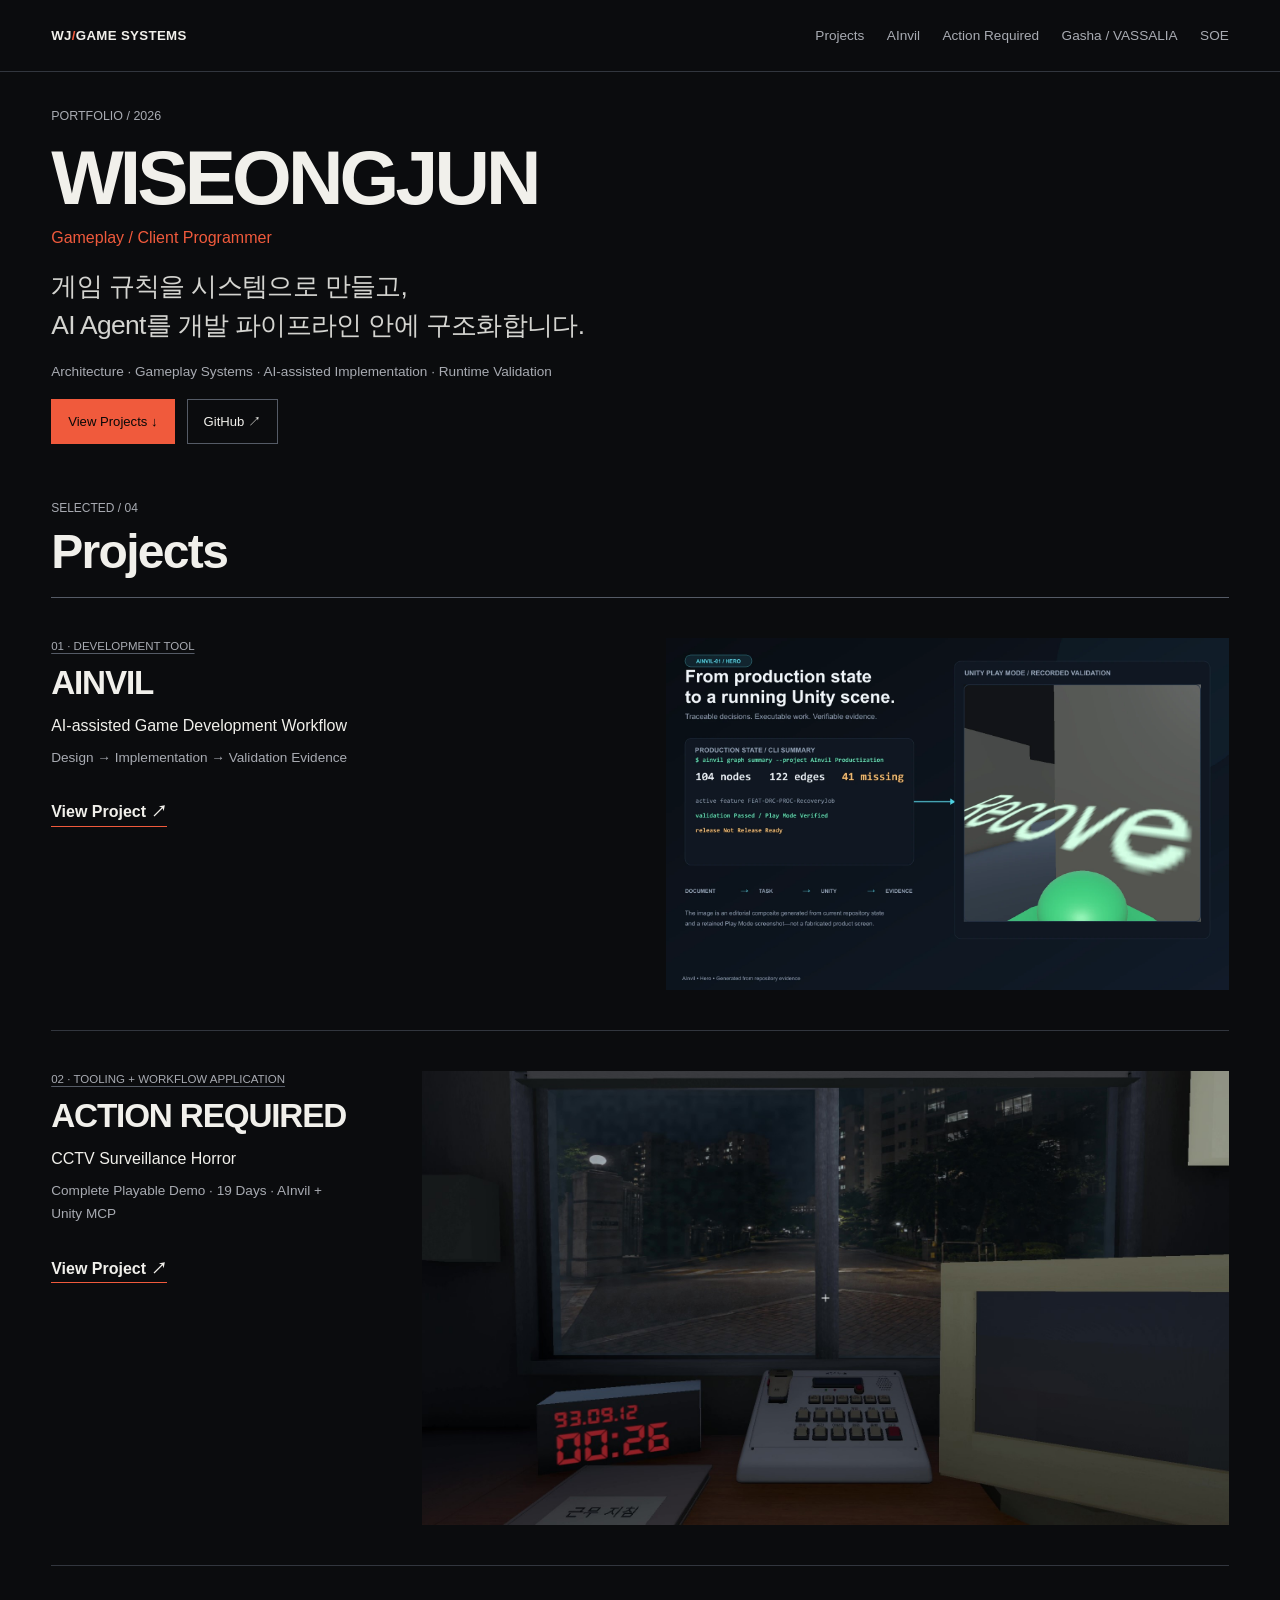
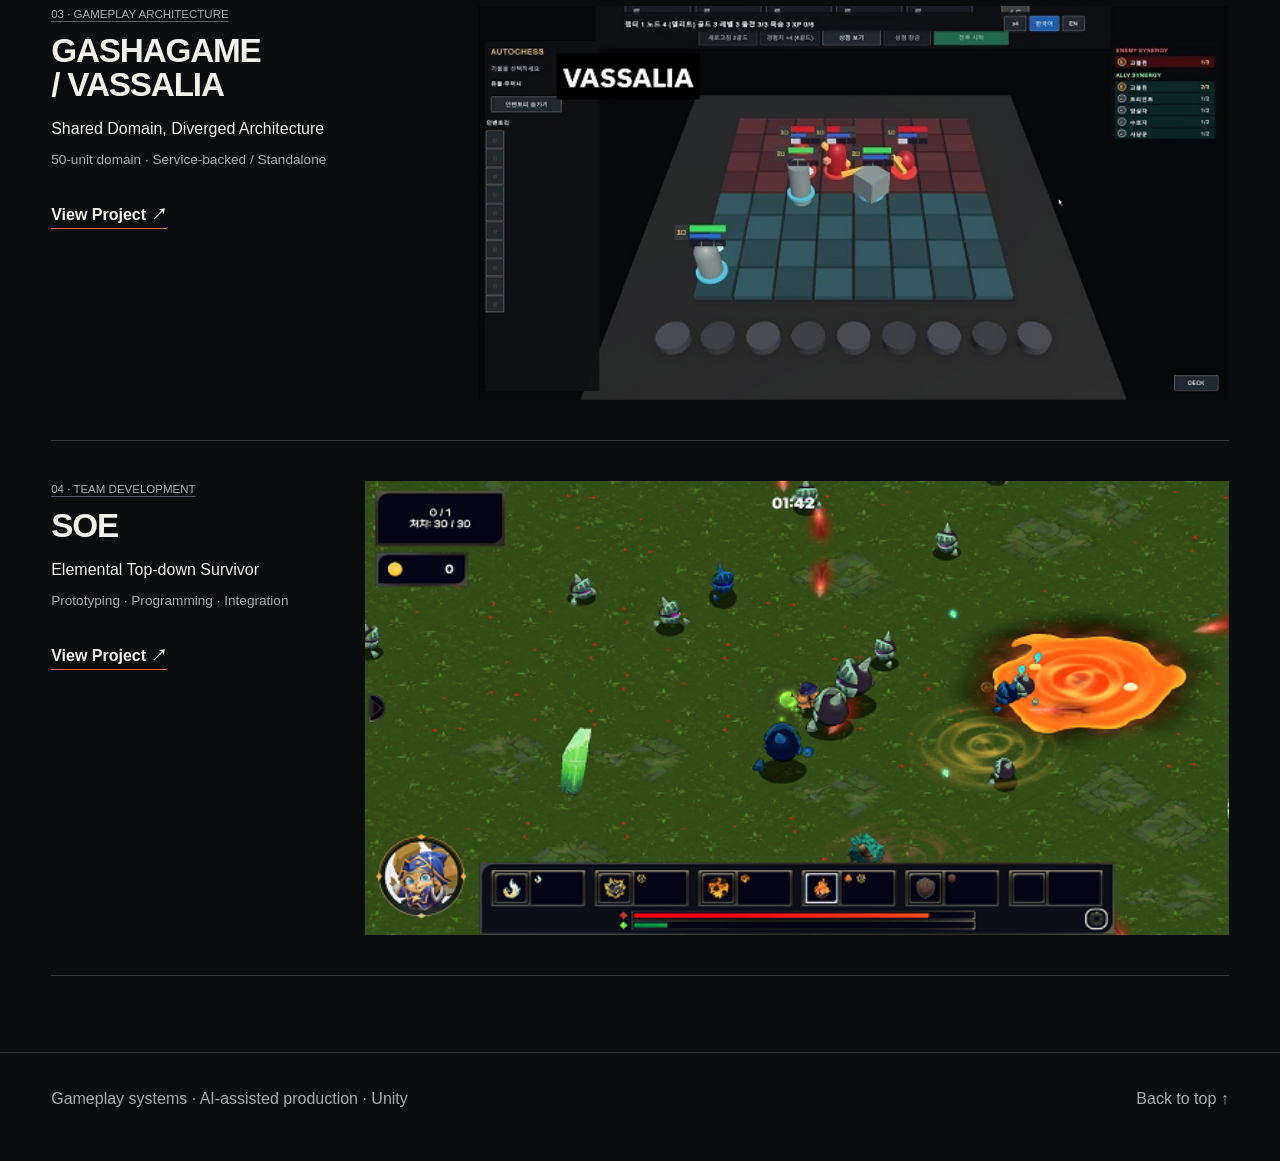
<file: index.html>
<!doctype html>
<html lang="ko">
<head>
  <meta charset="utf-8">
  <meta name="viewport" content="width=device-width, initial-scale=1">
  <title>WISEONGJUN — Gameplay / Client Programmer</title>
  <meta name="description" content="AInvil, Action Required, GashaGame / VASSALIA, SOE의 게임 시스템과 팀 개발 사례를 정리한 Gameplay / Client Programmer 포트폴리오.">
  <meta property="og:type" content="website">
  <meta property="og:title" content="WISEONGJUN — Gameplay / Client Programmer">
  <meta property="og:description" content="AInvil, Action Required, GashaGame / VASSALIA, SOE의 제작 사례를 정리한 포트폴리오.">
  <link rel="icon" href="./assets/icons/favicon.svg" type="image/svg+xml">
  <link rel="stylesheet" href="./styles/base.css?v=20260905-case04">
  <link rel="stylesheet" href="./styles/layout.css?v=20260905-case04">
  <link rel="stylesheet" href="./styles/components.css?v=20260906-positioning01">
  <link rel="stylesheet" href="./styles/editorial.css?v=20260906-editorial02">
</head>
<body>
  <a class="skip-link" href="#content">본문으로 이동</a>
  <header class="site-header">
    <a class="wordmark" href="./index.html" aria-label="포트폴리오 홈">WJ<span>/</span>GAME SYSTEMS</a>
    <nav class="site-nav" aria-label="주요 탐색">
      <a href="#projects">Projects</a>
      <a href="./projects/ainvil/index.html">AInvil</a>
      <a href="./projects/action-required/index.html">Action Required</a>
      <a href="./projects/gashagame-vassalia/index.html">Gasha / VASSALIA</a>
      <a href="./projects/soe/index.html">SOE</a>
    </nav>
  </header>

  <main id="content">
    <section class="home-hero" aria-labelledby="home-title">
      <p class="eyebrow">PORTFOLIO / 2026</p>
      <h1 id="home-title">WISEONGJUN</h1>
      <p class="developer-role">Gameplay / Client Programmer</p>
      <p class="hero-statement">게임 규칙을 시스템으로 만들고,<br>AI Agent를 개발 파이프라인 안에 구조화합니다.</p>
      <p class="hero-capabilities">Architecture · Gameplay Systems · AI-assisted Implementation · Runtime Validation</p>
      <div class="hero-actions" aria-label="포트폴리오 바로가기">
        <a class="action-link action-link--primary" href="#projects">View Projects ↓</a>
        <a class="action-link" href="https://github.com/AnchobyKim" target="_blank" rel="noreferrer">GitHub ↗</a>
      </div>
    </section>

    <section class="project-index" id="projects" aria-labelledby="projects-title">
      <div class="section-heading">
        <p class="section-number">SELECTED / 04</p>
        <h2 id="projects-title">Projects</h2>
      </div>

      <div class="project-grid">
        <article class="project-card project-card--primary">
          <p class="project-kicker"><a href="./projects/ainvil/index.html">01 · DEVELOPMENT TOOL</a></p>
          <img class="project-card__media" src="./assets/ainvil/ainvil-hero.webp" alt="AInvil production state와 Unity 검증 화면">
          <h3>AINVIL</h3>
          <p class="project-type">AI-assisted Game Development Workflow</p>
          <p class="project-route">Design → Implementation → Validation Evidence</p>
          <a class="text-link" href="./projects/ainvil/index.html">View Project <span aria-hidden="true">↗</span></a>
        </article>

        <article class="project-card project-card--game">
          <p class="project-kicker"><a href="./projects/action-required/index.html">02 · TOOLING + WORKFLOW APPLICATION</a></p>
          <img class="project-card__media" src="./assets/ActionRequired/action-required-guard-room.jpg" alt="Action Required의 1993년 경비실">
          <h3>ACTION REQUIRED</h3>
          <p class="project-type">CCTV Surveillance Horror</p>
          <p class="project-route">Complete Playable Demo · 19 Days · AInvil + Unity MCP</p>
          <a class="text-link" href="./projects/action-required/index.html">View Project <span aria-hidden="true">↗</span></a>
        </article>

        <article class="project-card project-card--architecture">
          <p class="project-kicker"><a href="./projects/gashagame-vassalia/index.html">03 · GAMEPLAY ARCHITECTURE</a></p>
          <img class="project-card__media" src="./assets/Vassilia%26GashaGame/portfolio-og.jpg" alt="VASSALIA runtime combat board">
          <h3>GASHAGAME / VASSALIA</h3>
          <p class="project-type">Shared Domain, Diverged Architecture</p>
          <p class="project-route">50-unit domain · Service-backed / Standalone</p>
          <a class="text-link" href="./projects/gashagame-vassalia/index.html">View Project <span aria-hidden="true">↗</span></a>
        </article>

        <article class="project-card project-card--team">
          <p class="project-kicker"><a href="./projects/soe/index.html">04 · TEAM DEVELOPMENT</a></p>
          <img class="project-card__media" src="./assets/SOE/portfolio-og.png" alt="SOE Stage1 전투 화면">
          <h3>SOE</h3>
          <p class="project-type">Elemental Top-down Survivor</p>
          <p class="project-route">Prototyping · Programming · Integration</p>
          <a class="text-link" href="./projects/soe/index.html">View Project <span aria-hidden="true">↗</span></a>
        </article>
      </div>
    </section>
  </main>

  <footer class="site-footer">
    <p>Gameplay systems · AI-assisted production · Unity</p>
    <a href="#content">Back to top ↑</a>
  </footer>
</body>
</html>
</file>
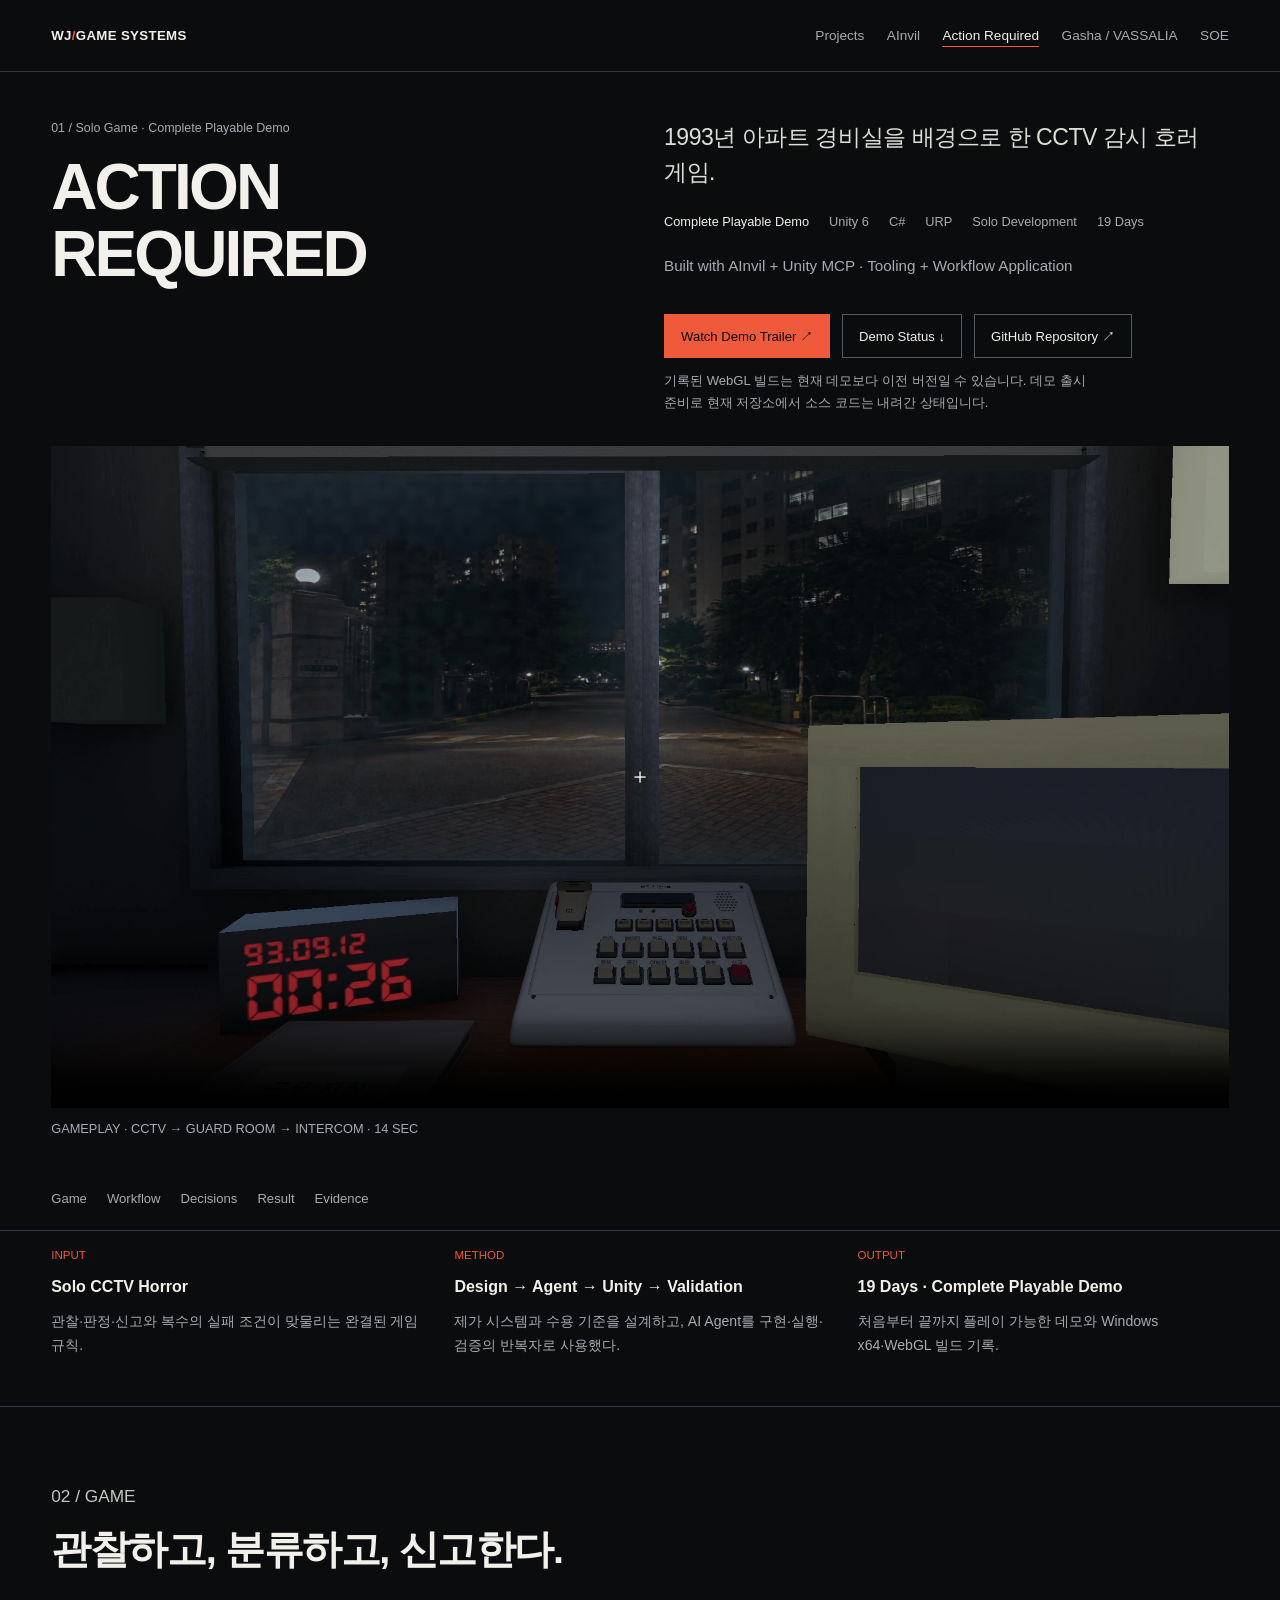
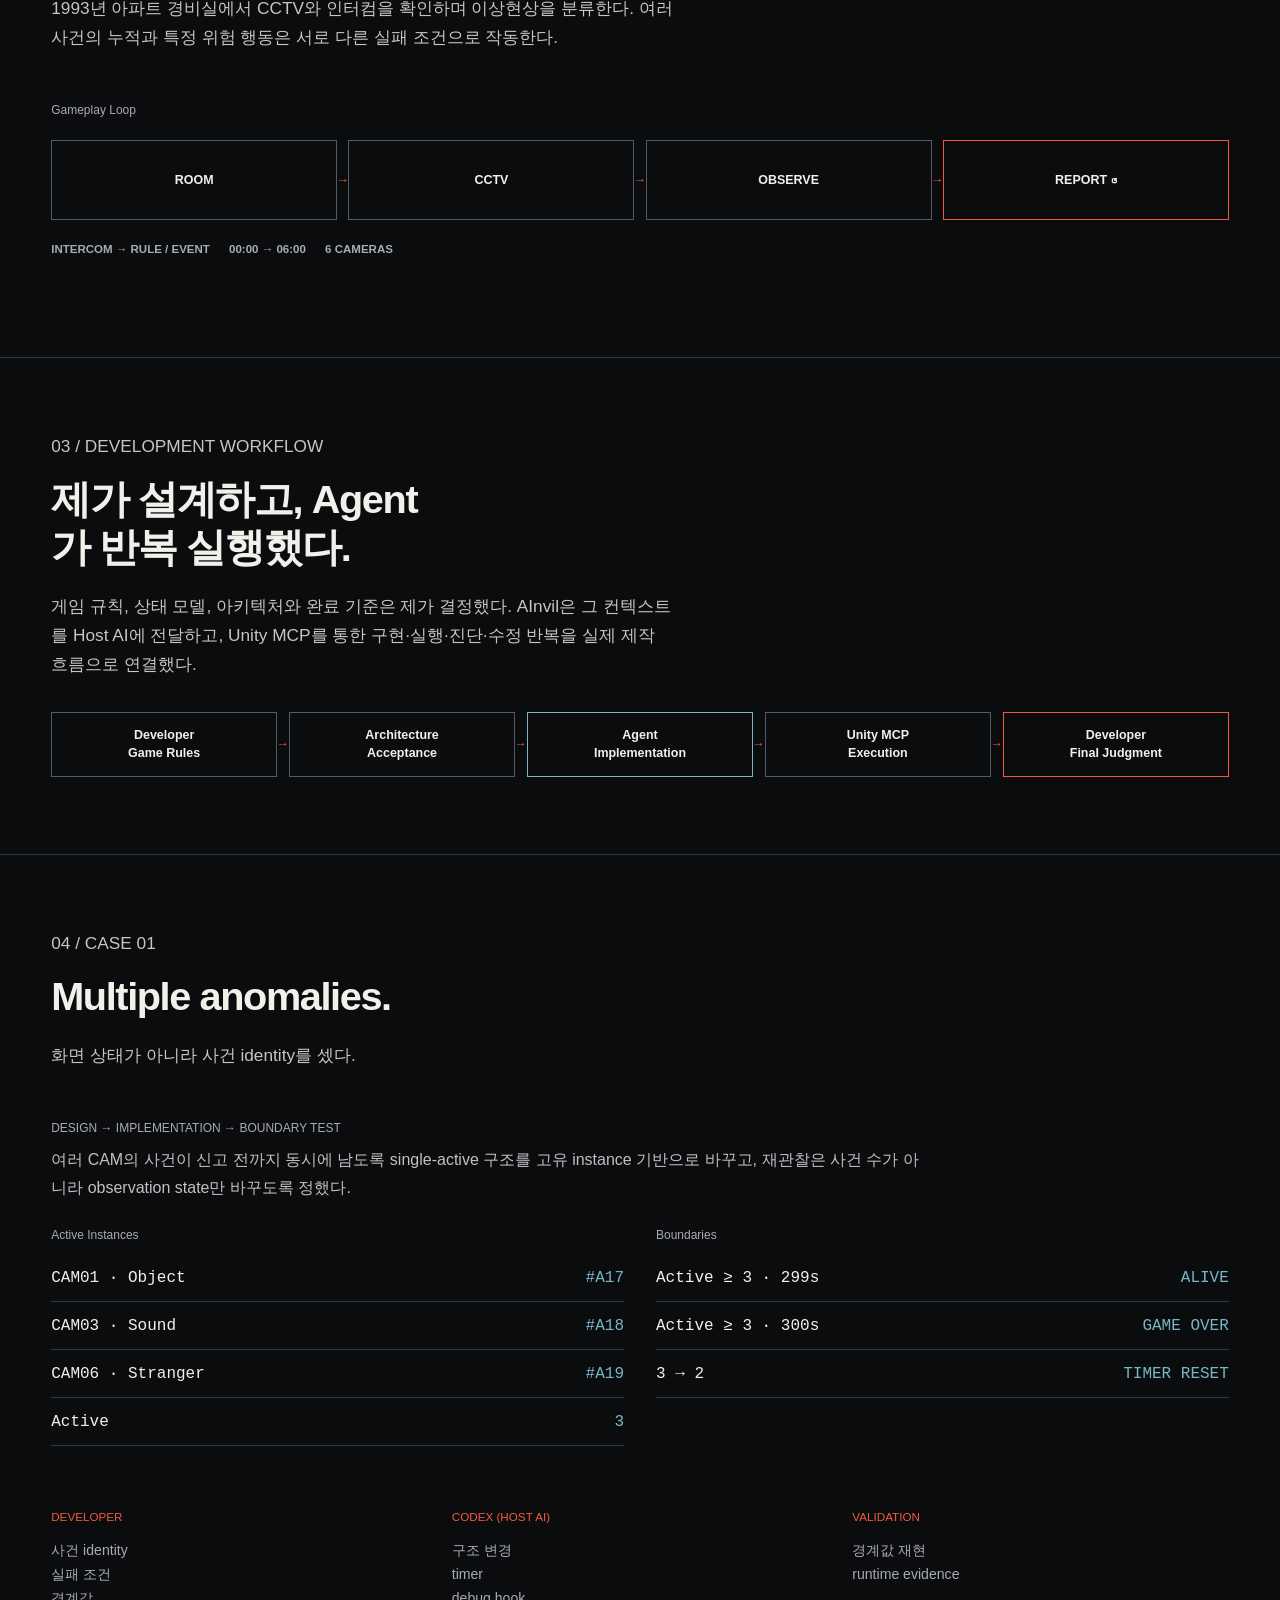
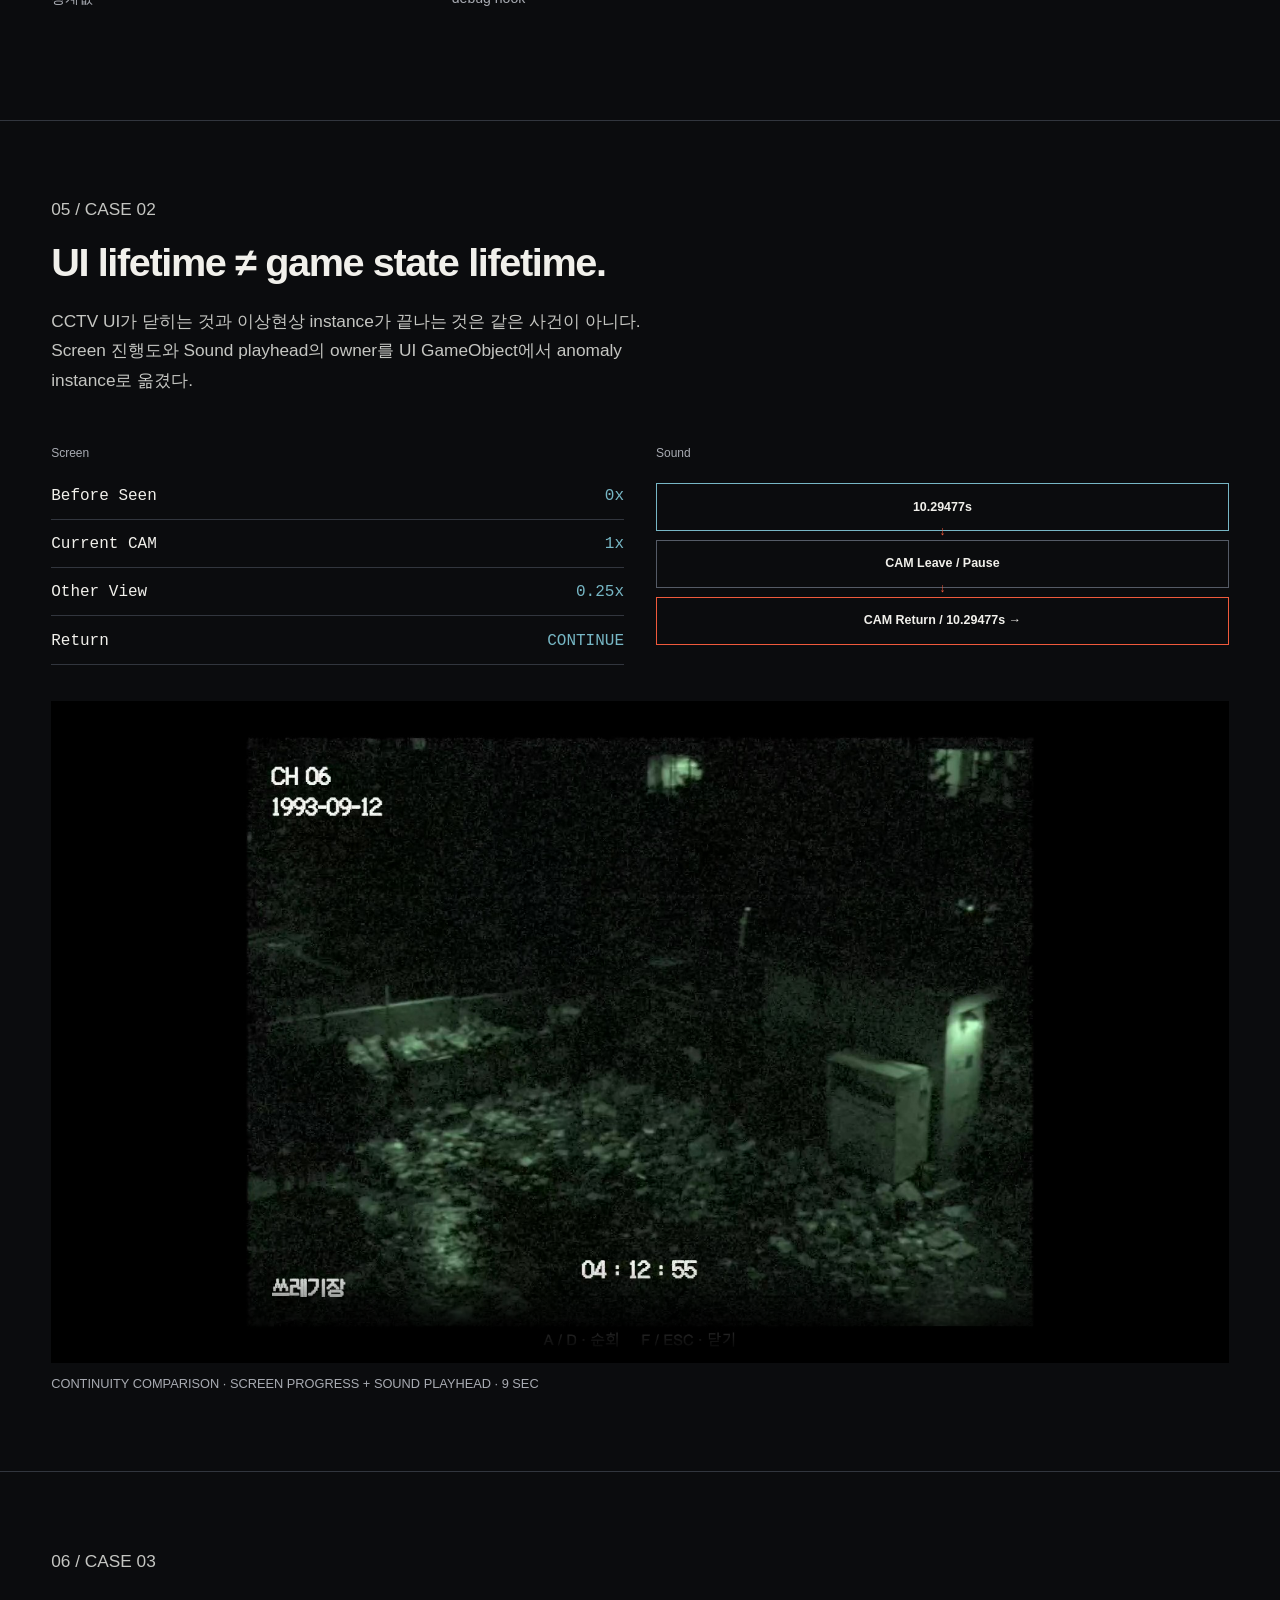
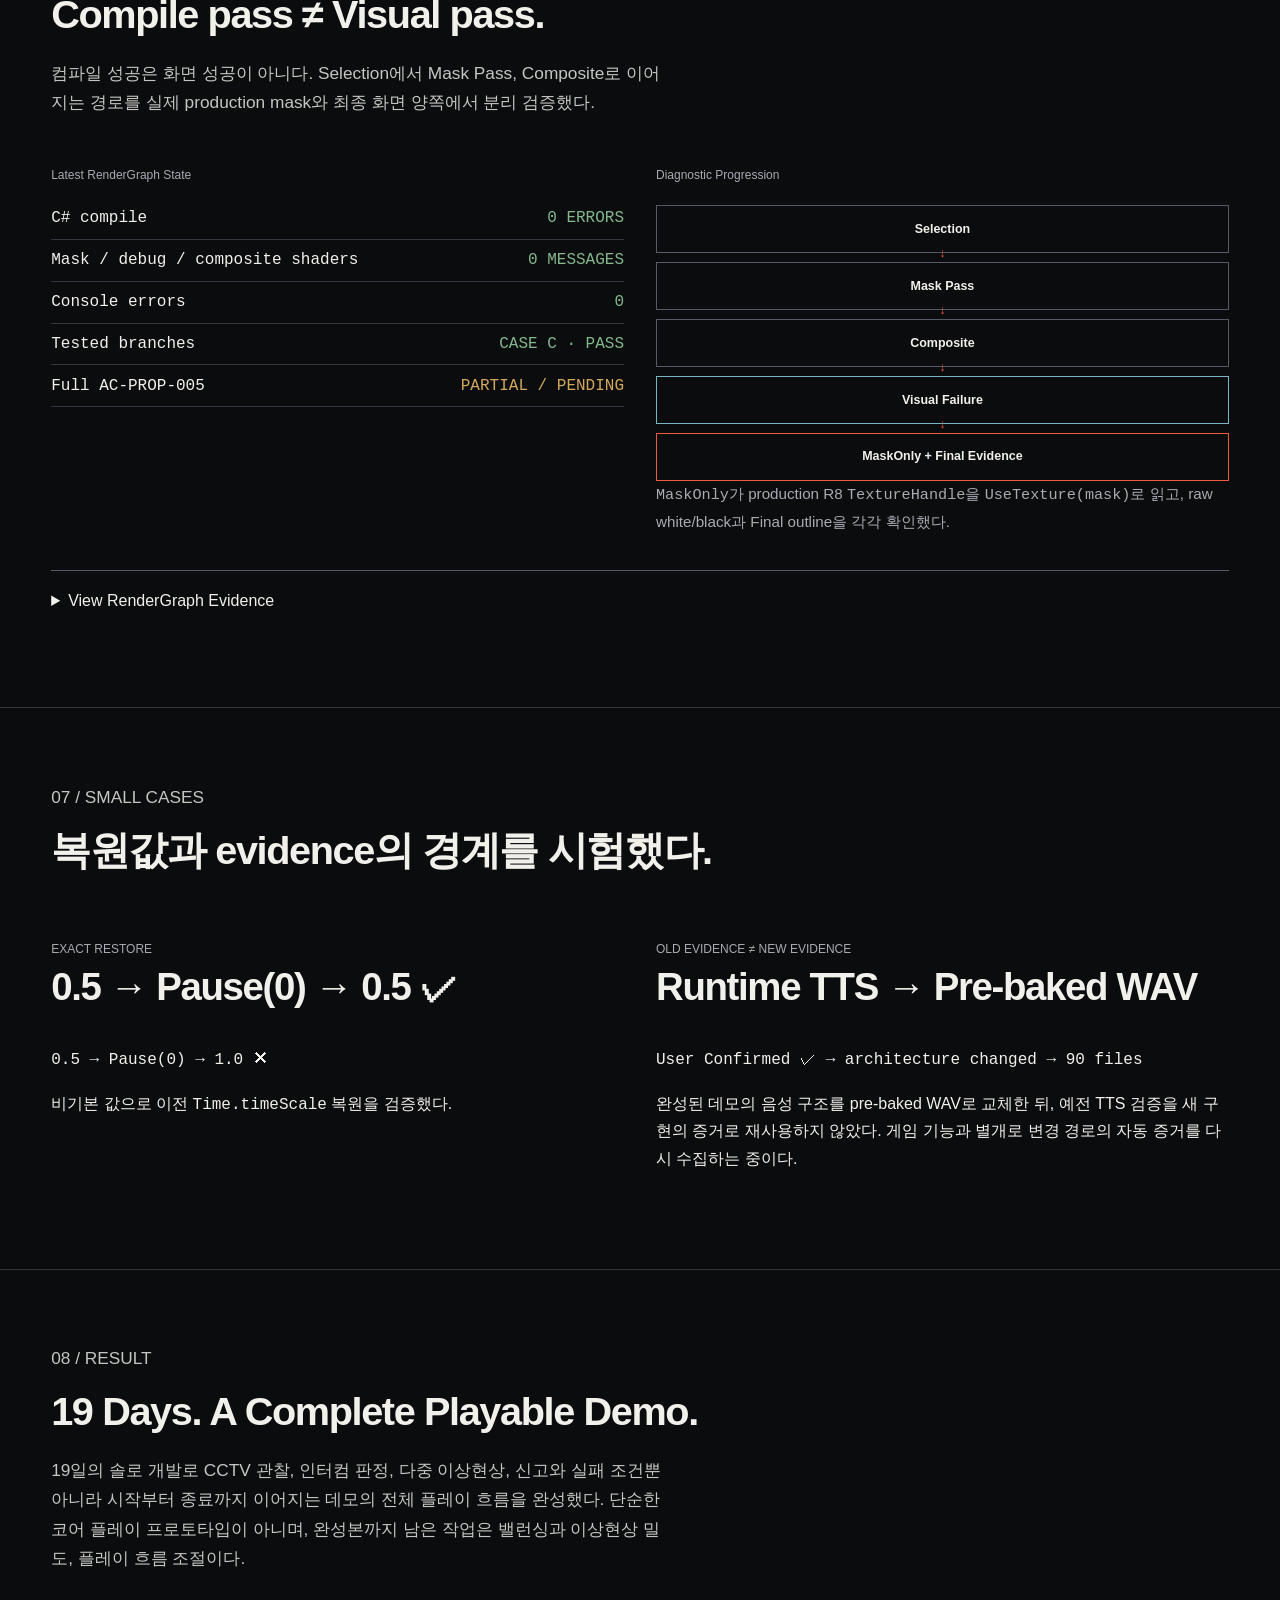
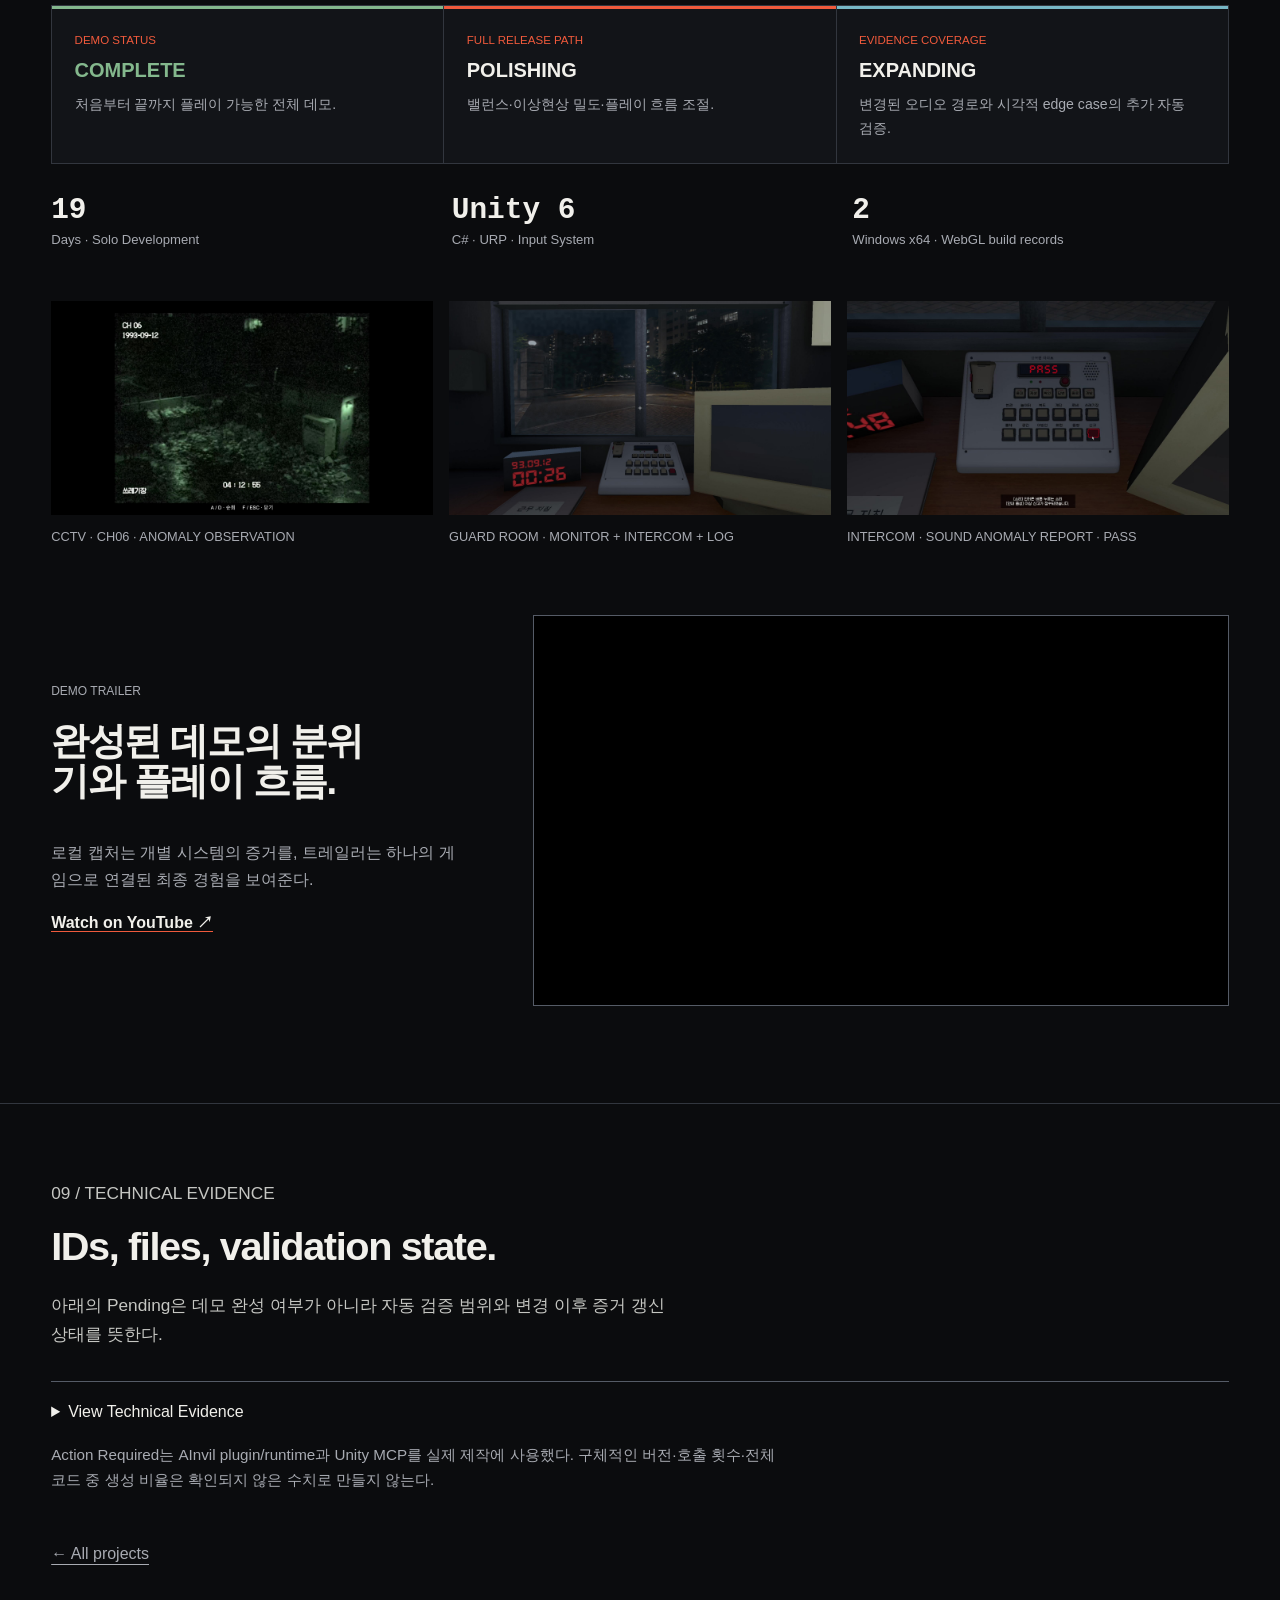
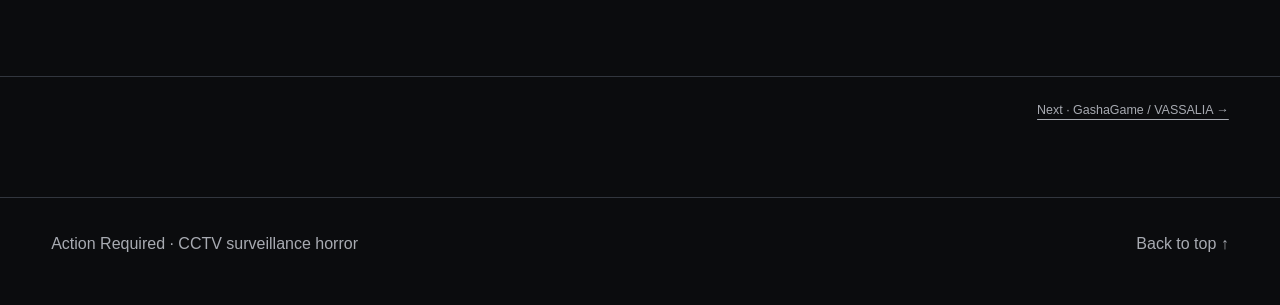
<file: projects/action-required/index.html>
<!doctype html>
<html lang="ko">
<head>
  <meta charset="utf-8"><meta name="viewport" content="width=device-width, initial-scale=1">
  <title>Action Required — Complete Playable Demo</title>
  <meta name="description" content="19일 만에 완성한 Unity CCTV 감시 호러 플레이어블 데모. AInvil과 Unity MCP를 구현과 검증에 사용한 사례.">
  <meta property="og:type" content="article"><meta property="og:title" content="Action Required — Complete Playable Demo"><meta property="og:description" content="게임 규칙, AI-assisted implementation, Unity 실행과 검증을 연결해 19일 만에 완성한 CCTV 호러 데모.">
  <link rel="icon" href="../../assets/icons/favicon.svg" type="image/svg+xml"><link rel="stylesheet" href="../../styles/base.css?v=20260905-case04"><link rel="stylesheet" href="../../styles/layout.css?v=20260905-case04"><link rel="stylesheet" href="../../styles/components.css?v=20260906-positioning01"><link rel="stylesheet" href="../../styles/project.css?v=20260906-positioning01">
  <link rel="stylesheet" href="../../styles/editorial.css?v=20260906-editorial02">
</head>
<body class="project-page action-page">
  <a class="skip-link" href="#content">본문으로 이동</a>
  <header class="site-header"><a class="wordmark" href="../../index.html">WJ<span>/</span>GAME SYSTEMS</a><nav class="site-nav" aria-label="주요 탐색"><a href="../../index.html">Projects</a><a href="../ainvil/index.html">AInvil</a><a href="./index.html" aria-current="page">Action Required</a><a href="../gashagame-vassalia/index.html">Gasha / VASSALIA</a><a href="../soe/index.html">SOE</a></nav></header>
  <main id="content">
    <section class="hero" aria-labelledby="action-title"><div class="hero-copy"><p class="eyebrow">01 / Solo Game · Complete Playable Demo</p><h1 class="long-title" id="action-title">ACTION<br>REQUIRED</h1><p class="hero-lead">1993년 아파트 경비실을 배경으로 한 CCTV 감시 호러 게임.</p><ul class="project-meta" aria-label="프로젝트 정보"><li>Complete Playable Demo</li><li>Unity 6</li><li>C#</li><li>URP</li><li>Solo Development</li><li>19 Days</li></ul><p class="hero-note">Built with AInvil + Unity MCP · Tooling + Workflow Application</p><div class="hero-actions"><a class="action-link action-link--primary" href="https://youtu.be/4WAs9jlsazg?si=5Ig5pJ_GZCzMAuBr" target="_blank" rel="noreferrer">Watch Demo Trailer ↗</a><a class="action-link" href="#result">Demo Status ↓</a><a class="action-link" href="https://github.com/AnchobyKim/GeummongnyeonApartments" target="_blank" rel="noreferrer">GitHub Repository ↗</a></div><p class="repository-note">기록된 WebGL 빌드는 현재 데모보다 이전 버전일 수 있습니다. 데모 출시 준비로 현재 저장소에서 소스 코드는 내려간 상태입니다.</p></div><figure class="evidence-shot project-video project-video--hero"><video autoplay muted loop controls playsinline preload="metadata" poster="../../assets/ActionRequired/action-required-guard-room.jpg" aria-label="CCTV 관찰, 경비실, 인터컴으로 이어지는 Action Required 게임플레이"><source src="../../assets/ActionRequired/action-required-hero.mp4" type="video/mp4"></video><figcaption>GAMEPLAY · CCTV → GUARD ROOM → INTERCOM · 14 SEC</figcaption></figure></section>
    <nav class="case-nav" aria-label="Action Required 사례 바로가기"><a href="#game">Game</a><a href="#workflow">Workflow</a><a href="#case-01">Decisions</a><a href="#result">Result</a><a href="#evidence">Evidence</a></nav>

    <section class="project-brief" aria-label="Action Required 제작 요약">
      <article><span>INPUT</span><strong>Solo CCTV Horror</strong><p>관찰·판정·신고와 복수의 실패 조건이 맞물리는 완결된 게임 규칙.</p></article>
      <article><span>METHOD</span><strong>Design → Agent → Unity → Validation</strong><p>제가 시스템과 수용 기준을 설계하고, AI Agent를 구현·실행·검증의 반복자로 사용했다.</p></article>
      <article><span>OUTPUT</span><strong>19 Days · Complete Playable Demo</strong><p>처음부터 끝까지 플레이 가능한 데모와 Windows x64·WebGL 빌드 기록.</p></article>
    </section>

    <section class="section" id="game" aria-labelledby="game-title"><div class="section-intro"><p class="section-label">02 / GAME</p><div><h2 id="game-title">관찰하고, 분류하고, 신고한다.</h2><p>1993년 아파트 경비실에서 CCTV와 인터컴을 확인하며 이상현상을 분류한다. 여러 사건의 누적과 특정 위험 행동은 서로 다른 실패 조건으로 작동한다.</p></div></div><div class="diagram"><p class="diagram-title">Gameplay Loop</p><div class="game-loop"><div class="flow-node">ROOM</div><div class="flow-node">CCTV</div><div class="flow-node">OBSERVE</div><div class="flow-node flow-node--accent">REPORT ↺</div></div><div class="chip-row"><span class="chip">INTERCOM → RULE / EVENT</span><span class="chip">00:00 → 06:00</span><span class="chip">6 CAMERAS</span></div></div></section>

    <section class="section" id="workflow" aria-labelledby="workflow-title"><div class="section-intro"><p class="section-label">03 / DEVELOPMENT WORKFLOW</p><div><h2 id="workflow-title">제가 설계하고, Agent가 반복 실행했다.</h2><p>게임 규칙, 상태 모델, 아키텍처와 완료 기준은 제가 결정했다. AInvil은 그 컨텍스트를 Host AI에 전달하고, Unity MCP를 통한 구현·실행·진단·수정 반복을 실제 제작 흐름으로 연결했다.</p></div></div><div class="flow-row" aria-label="개발 흐름"><div class="flow-node">Developer<br>Game Rules</div><div class="flow-node">Architecture<br>Acceptance</div><div class="flow-node flow-node--cool">Agent<br>Implementation</div><div class="flow-node">Unity MCP<br>Execution</div><div class="flow-node flow-node--accent">Developer<br>Final Judgment</div></div></section>

    <section class="section" id="case-01" aria-labelledby="case-01-title"><div class="section-intro"><p class="section-label">04 / CASE 01</p><div><h2 id="case-01-title">Multiple anomalies.</h2><p class="case-subtitle">화면 상태가 아니라 사건 identity를 셌다.</p></div></div><article class="case-study"><p class="case-tag">DESIGN → IMPLEMENTATION → BOUNDARY TEST</p><p class="case-body">여러 CAM의 사건이 신고 전까지 동시에 남도록 single-active 구조를 고유 instance 기반으로 바꾸고, 재관찰은 사건 수가 아니라 observation state만 바꾸도록 정했다.</p><div class="case-split"><div class="diagram"><p class="diagram-title">Active Instances</p><div class="metric-list"><div class="metric-line"><span>CAM01 · Object</span><span>#A17</span></div><div class="metric-line"><span>CAM03 · Sound</span><span>#A18</span></div><div class="metric-line"><span>CAM06 · Stranger</span><span>#A19</span></div><div class="metric-line"><span>Active</span><span>3</span></div></div></div><div class="diagram"><p class="diagram-title">Boundaries</p><div class="metric-list"><div class="metric-line"><span>Active ≥ 3 · 299s</span><span class="status-pass">ALIVE</span></div><div class="metric-line"><span>Active ≥ 3 · 300s</span><span class="status-fail">GAME OVER</span></div><div class="metric-line"><span>3 → 2</span><span>TIMER RESET</span></div></div></div></div><div class="ownership-grid"><div><strong>DEVELOPER</strong><p>사건 identity<br>실패 조건<br>경계값</p></div><div><strong>CODEX (HOST AI)</strong><p>구조 변경<br>timer<br>debug hook</p></div><div><strong>VALIDATION</strong><p>경계값 재현<br>runtime evidence</p></div></div></article></section>

    <section class="section" id="case-02" aria-labelledby="case-02-title"><div class="section-intro"><p class="section-label">05 / CASE 02</p><div><h2 id="case-02-title">UI lifetime ≠ game state lifetime.</h2><p>CCTV UI가 닫히는 것과 이상현상 instance가 끝나는 것은 같은 사건이 아니다. Screen 진행도와 Sound playhead의 owner를 UI GameObject에서 anomaly instance로 옮겼다.</p></div></div><div class="case-split"><article class="evidence-card"><p class="diagram-title">Screen</p><div class="metric-list"><div class="metric-line"><span>Before Seen</span><span>0x</span></div><div class="metric-line"><span>Current CAM</span><span>1x</span></div><div class="metric-line"><span>Other View</span><span>0.25x</span></div><div class="metric-line"><span>Return</span><span>CONTINUE</span></div></div></article><article class="evidence-card"><p class="diagram-title">Sound</p><div class="vertical-flow"><div class="flow-node flow-node--cool">10.29477s</div><div class="flow-node">CAM Leave / Pause</div><div class="flow-node flow-node--accent">CAM Return / 10.29477s →</div></div></article></div><figure class="evidence-shot project-video evidence-shot--wide method-note"><video controls muted loop playsinline preload="metadata" poster="../../assets/ActionRequired/action-required-cctv.png.jpg" aria-label="CCTV 화면과 소리 이상현상의 진행 상태가 카메라 전환 뒤에도 이어지는 비교 영상"><source src="../../assets/ActionRequired/screen-sound-continuity.mp4" type="video/mp4"></video><figcaption>CONTINUITY COMPARISON · SCREEN PROGRESS + SOUND PLAYHEAD · 9 SEC</figcaption></figure></section>

    <section class="section" id="case-03" aria-labelledby="case-03-title"><div class="section-intro"><p class="section-label">06 / CASE 03</p><div><h2 id="case-03-title">Compile pass ≠ Visual pass.</h2><p>컴파일 성공은 화면 성공이 아니다. Selection에서 Mask Pass, Composite로 이어지는 경로를 실제 production mask와 최종 화면 양쪽에서 분리 검증했다.</p></div></div>
      <div class="case-split"><article class="evidence-card"><p class="diagram-title">Latest RenderGraph State</p><ul class="status-list"><li><span>C# compile</span><span class="status-pass">0 ERRORS</span></li><li><span>Mask / debug / composite shaders</span><span class="status-pass">0 MESSAGES</span></li><li><span>Console errors</span><span class="status-pass">0</span></li><li><span>Tested branches</span><span class="status-pass">CASE C · PASS</span></li><li><span>Full AC-PROP-005</span><span class="status-pending">PARTIAL / PENDING</span></li></ul></article><article class="evidence-card"><p class="diagram-title">Diagnostic Progression</p><div class="vertical-flow"><div class="flow-node">Selection</div><div class="flow-node">Mask Pass</div><div class="flow-node">Composite</div><div class="flow-node flow-node--cool">Visual Failure</div><div class="flow-node flow-node--accent">MaskOnly + Final Evidence</div></div><p class="hero-note"><code>MaskOnly</code>가 production R8 <code>TextureHandle</code>을 <code>UseTexture(mask)</code>로 읽고, raw white/black과 Final outline을 각각 확인했다.</p></article></div>
      <details class="technical-details method-note"><summary>View RenderGraph Evidence</summary><div class="technical-details__body"><div class="diagram"><p class="diagram-title">Verified Branches</p><div class="metric-list"><div class="metric-line"><span>MaskOnly · Monitor</span><span>renderer 1 · draws 4 · white 255 / black 0 · PASS</span></div><div class="metric-line"><span>MaskOnly · Intercom Channel03</span><span>renderers 2 · draws 2 · Channel03 only · PASS</span></div><div class="metric-line"><span>Selection Clear</span><span>draws 0 · black 0 · PASS</span></div><div class="metric-line"><span>Final · Monitor</span><span>red outline · full silhouette · no interior tint · PASS</span></div><div class="metric-line"><span>Final · Intercom Channel03</span><span>Channel03 only outline · no whole-object bleed · PASS</span></div></div><p class="hero-note">초기 MaskOnly 흰색이 post-processing 때문에 약 RGB(197,208,218)로 측정되어 진단 pass만 <code>AfterRenderingPostProcessing</code>으로 이동했다. production Final 경로는 바꾸지 않았고, 재실행에서 정확한 white 255 / black 0을 확인했다.</p></div><div class="evidence-gallery" aria-label="RenderGraph 검증 캡처"><figure class="evidence-shot"><img src="../../assets/images/selection-mask-simple-raw.png" alt="Monitor 선택 시 흰색 mask와 검은 배경"><figcaption>MASKONLY · MONITOR · draws 4 · PASS</figcaption></figure><figure class="evidence-shot"><img src="../../assets/images/selection-final-simple.png" alt="Monitor에 적용된 빨간 선택 outline"><figcaption>FINAL · MONITOR · OUTLINE PASS</figcaption></figure><figure class="evidence-shot"><img src="../../assets/images/selection-mask-intercom-raw.png" alt="Intercom Channel03만 흰색으로 표시된 mask"><figcaption>MASKONLY · INTERCOM CHANNEL03 · draws 2 · PASS</figcaption></figure><figure class="evidence-shot"><img src="../../assets/images/selection-final-intercom.png" alt="Intercom Channel03에만 적용된 빨간 outline"><figcaption>FINAL · CHANNEL03 ONLY · PASS</figcaption></figure><figure class="evidence-shot evidence-shot--wide"><img src="../../assets/images/selection-mask-clear-raw.png" alt="선택 해제 뒤 완전히 검은 mask"><figcaption>SELECTION CLEAR · draws 0 · black 0 · PASS</figcaption></figure></div><p class="hero-note method-note">남은 전체 수용 범위: occlusion/depth, distance/scale ±1 px, hard-edge/submesh continuity, window/empty traversal. 따라서 검증한 분기는 PASS지만 AC-PROP-005 전체 자동 검증은 확장 중이다.</p></div></details>
    </section>

    <section class="section" id="small-cases" aria-labelledby="small-title"><div class="section-intro"><p class="section-label">07 / SMALL CASES</p><div><h2 id="small-title">복원값과 evidence의 경계를 시험했다.</h2></div></div><div class="small-cases"><article class="case-study"><p class="case-tag">EXACT RESTORE</p><h3>0.5 → Pause(0) → 0.5 ✓</h3><p><code>0.5 → Pause(0) → 1.0 ✕</code></p><p>비기본 값으로 이전 <code>Time.timeScale</code> 복원을 검증했다.</p></article><article class="case-study"><p class="case-tag">OLD EVIDENCE ≠ NEW EVIDENCE</p><h3>Runtime TTS → Pre-baked WAV</h3><p><code>User Confirmed ✓ → architecture changed → 90 files</code></p><p>완성된 데모의 음성 구조를 pre-baked WAV로 교체한 뒤, 예전 TTS 검증을 새 구현의 증거로 재사용하지 않았다. 게임 기능과 별개로 변경 경로의 자동 증거를 다시 수집하는 중이다.</p></article></div></section>

    <section class="section" id="result" aria-labelledby="result-title"><div class="section-intro"><p class="section-label">08 / RESULT</p><div><h2 id="result-title">19 Days. A Complete Playable Demo.</h2><p>19일의 솔로 개발로 CCTV 관찰, 인터컴 판정, 다중 이상현상, 신고와 실패 조건뿐 아니라 시작부터 종료까지 이어지는 데모의 전체 플레이 흐름을 완성했다. 단순한 코어 플레이 프로토타입이 아니며, 완성본까지 남은 작업은 밸런싱과 이상현상 밀도, 플레이 흐름 조절이다.</p></div></div><div class="release-status" aria-label="프로젝트 완성 상태"><article class="release-status__complete"><span>DEMO STATUS</span><strong>COMPLETE</strong><p>처음부터 끝까지 플레이 가능한 전체 데모.</p></article><article><span>FULL RELEASE PATH</span><strong>POLISHING</strong><p>밸런스·이상현상 밀도·플레이 흐름 조절.</p></article><article><span>EVIDENCE COVERAGE</span><strong>EXPANDING</strong><p>변경된 오디오 경로와 시각적 edge case의 추가 자동 검증.</p></article></div><div class="stat-row"><div><strong>19</strong><span>Days · Solo Development</span></div><div><strong>Unity 6</strong><span>C# · URP · Input System</span></div><div><strong>2</strong><span>Windows x64 · WebGL build records</span></div></div><div class="result-gallery"><figure class="evidence-shot"><img src="../../assets/ActionRequired/action-required-cctv.png.jpg" alt="CH06 쓰레기장 이상현상을 관찰하는 CCTV 화면"><figcaption>CCTV · CH06 · ANOMALY OBSERVATION</figcaption></figure><figure class="evidence-shot"><img src="../../assets/ActionRequired/action-required-guard-room.jpg" alt="CCTV 모니터, 인터컴, 근무일지가 배치된 1993년 경비실"><figcaption>GUARD ROOM · MONITOR + INTERCOM + LOG</figcaption></figure><figure class="evidence-shot"><img src="../../assets/ActionRequired/action-required-intercom.jpg" alt="소리 이상현상 신고가 접수된 인터컴 판정 화면"><figcaption>INTERCOM · SOUND ANOMALY REPORT · PASS</figcaption></figure></div><div class="trailer-block"><div><p class="diagram-title">DEMO TRAILER</p><h3>완성된 데모의 분위기와 플레이 흐름.</h3><p>로컬 캡처는 개별 시스템의 증거를, 트레일러는 하나의 게임으로 연결된 최종 경험을 보여준다.</p><a class="text-link" href="https://youtu.be/4WAs9jlsazg?si=5Ig5pJ_GZCzMAuBr" target="_blank" rel="noreferrer">Watch on YouTube ↗</a></div><div class="video-embed"><iframe src="https://www.youtube-nocookie.com/embed/4WAs9jlsazg" title="조치 요망 (ACTION REQUIRED) 데모 트레일러" loading="lazy" allow="accelerometer; autoplay; clipboard-write; encrypted-media; gyroscope; picture-in-picture; web-share" allowfullscreen></iframe></div></div></section>

    <section class="section" id="evidence" aria-labelledby="evidence-title"><div class="section-intro"><p class="section-label">09 / TECHNICAL EVIDENCE</p><div><h2 id="evidence-title">IDs, files, validation state.</h2><p>아래의 Pending은 데모 완성 여부가 아니라 자동 검증 범위와 변경 이후 증거 갱신 상태를 뜻한다.</p></div></div><details class="technical-details"><summary>View Technical Evidence</summary><div class="technical-details__body"><table class="evidence-table"><thead><tr><th>Case</th><th>Design</th><th>Code</th><th>Validation</th></tr></thead><tbody><tr><td>Multiple anomalies</td><td><code>REQ-OBS-003/007/008/015</code></td><td><code>AnomalyScheduler</code><br><code>CctvController</code><br><code>GuardRoomDebugHooks</code></td><td><code>AC-OBS-010~016</code><br>일부 자동 검증 확장 중</td></tr><tr><td>Screen / Sound</td><td><code>REQ-OBS-003/007/008</code></td><td><code>AnomalyScheduler.ScreenElapsedSeconds</code><br><code>SoundAnomalyController</code></td><td><code>AC-OBS-017/018</code><br>Runtime Tested</td></tr><tr><td>Selection mask</td><td><code>REQ-PROP-005</code><br><code>TASK-PROP-004</code></td><td><code>SelectionSilhouetteRendererFeature</code><br><code>SelectionHighlightRegistry</code></td><td><code>VAL-PROP-005-MASK-SIMPLE / CLEAR / INTERCOM</code><br>Case C tested branches PASS<br>Full edge-case automation expanding</td></tr><tr><td>Pause</td><td><code>REQ-UI-PAUSE-001~005</code></td><td><code>PauseMenuController</code></td><td><code>VAL-UI-PAUSE-001~005</code><br>Runtime Tested</td></tr><tr><td>Intercom</td><td><code>REQ-INTERCOM-001~015</code></td><td><code>IntercomController</code><br>conversation JSON · 90 WAV</td><td>Core User Confirmed<br>변경된 audio path evidence refresh</td></tr></tbody></table></div></details><p class="hero-note">Action Required는 AInvil plugin/runtime과 Unity MCP를 실제 제작에 사용했다. 구체적인 버전·호출 횟수·전체 코드 중 생성 비율은 확인되지 않은 수치로 만들지 않는다.</p><a class="back-link" href="../../index.html">← All projects</a></section>
    <nav class="project-pagination project-pagination--standalone" aria-label="다음 프로젝트"><span></span><a href="../gashagame-vassalia/index.html">Next · GashaGame / VASSALIA →</a></nav>
  </main>
  <footer class="site-footer"><p>Action Required · CCTV surveillance horror</p><a href="#content">Back to top ↑</a></footer>
  <script src="../../scripts/media-preferences.js"></script>
</body>
</html>
</file>
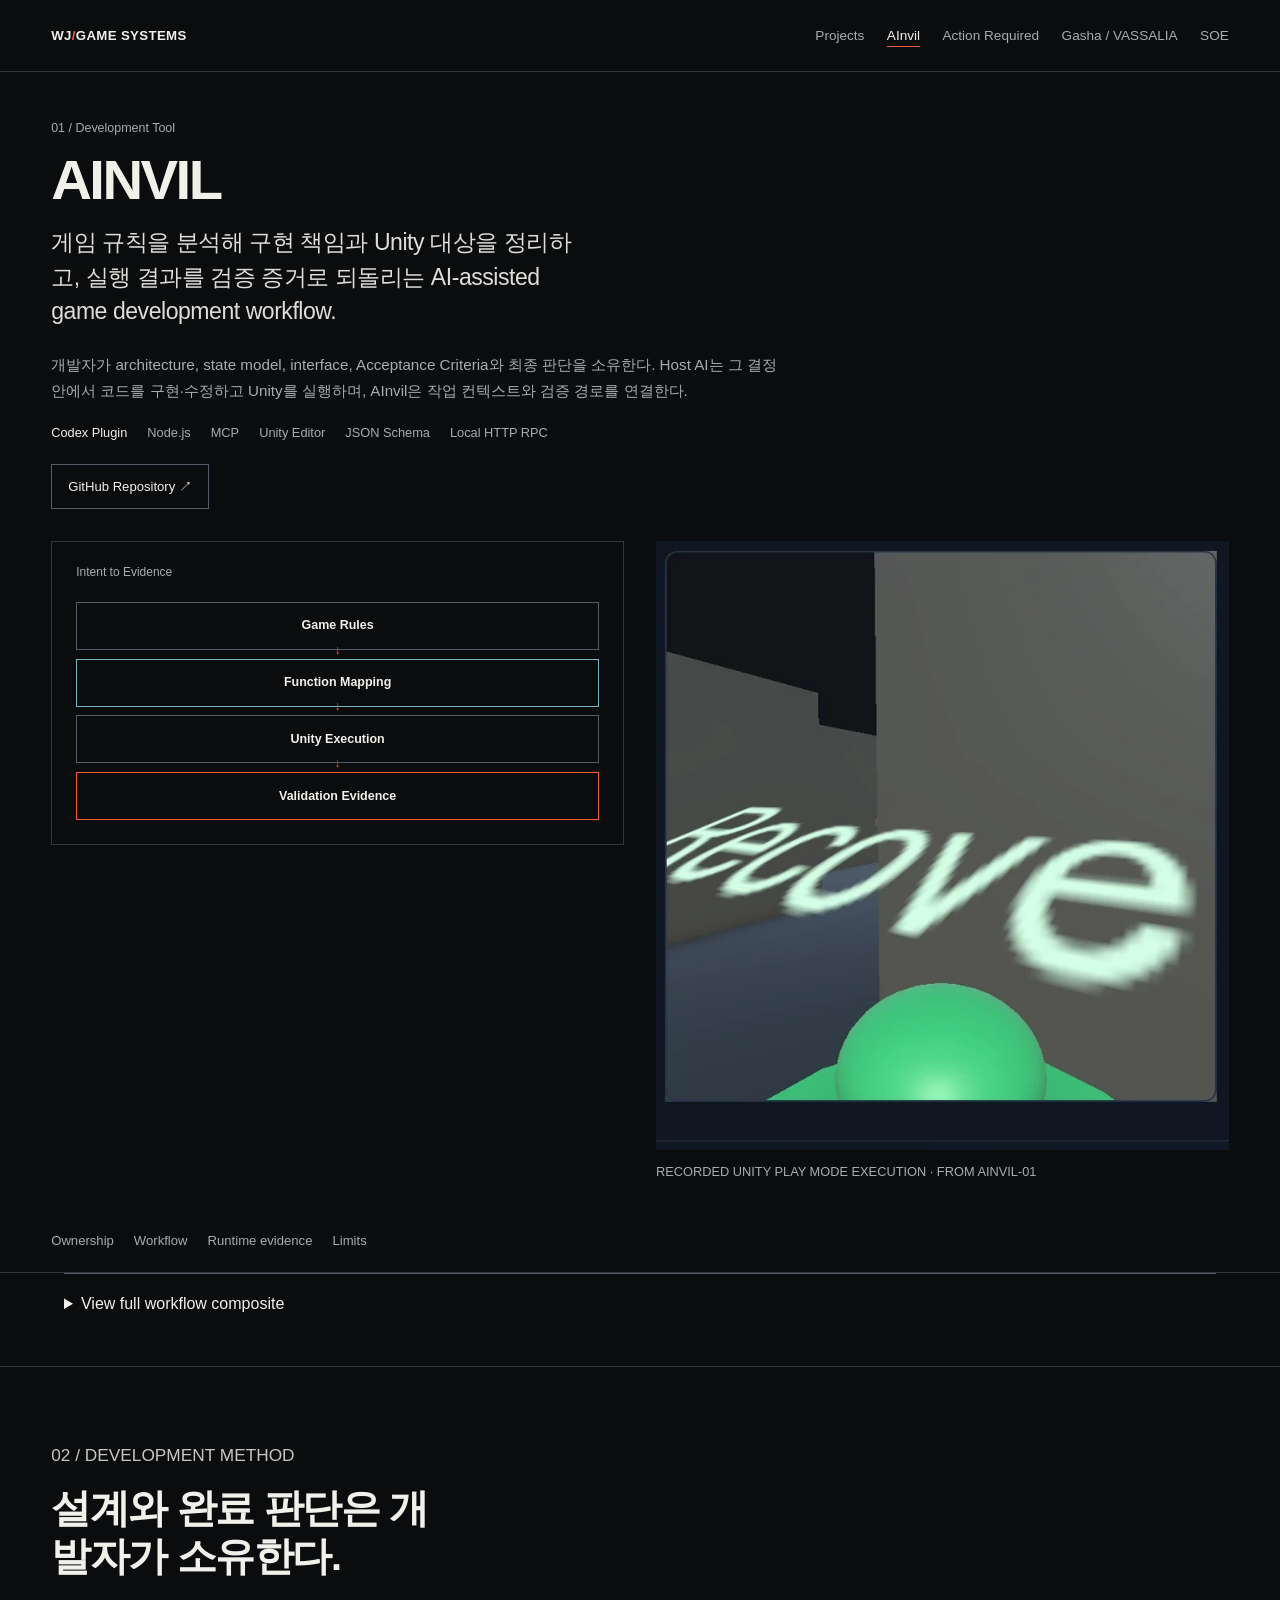
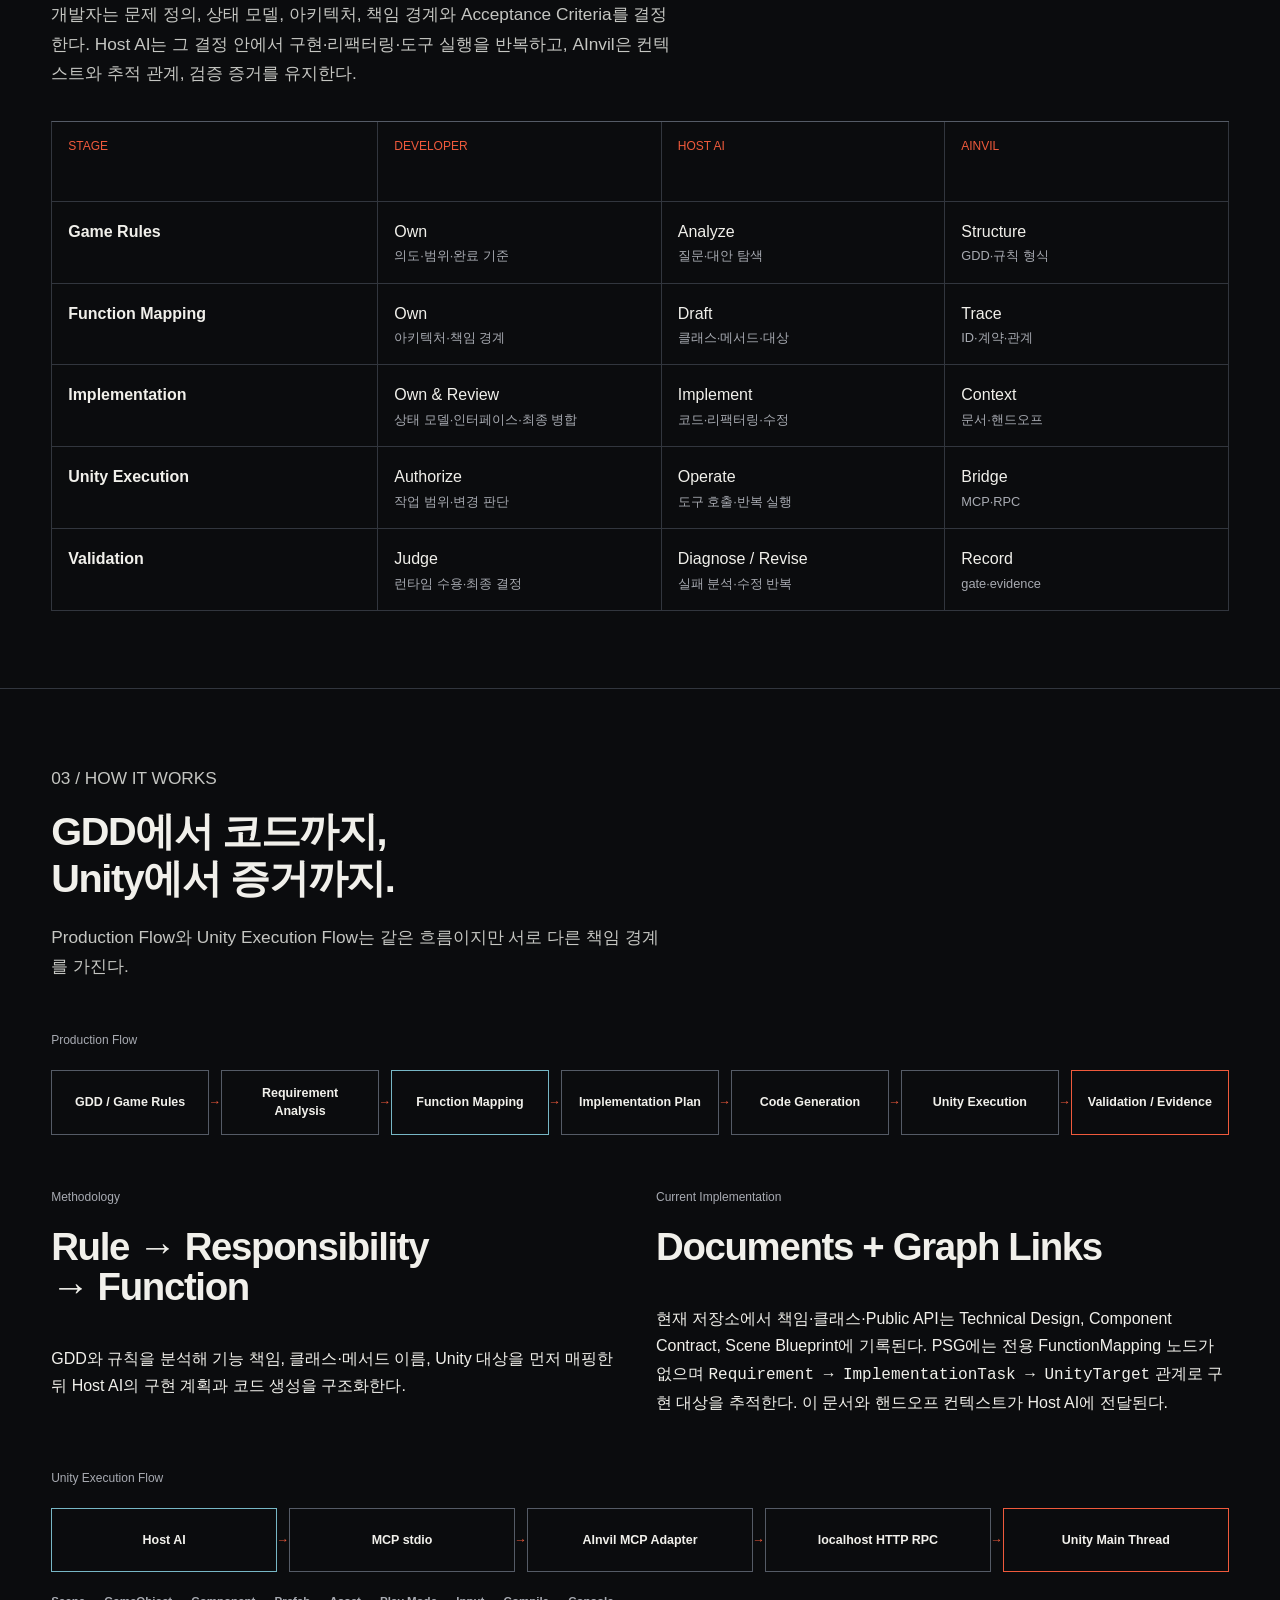
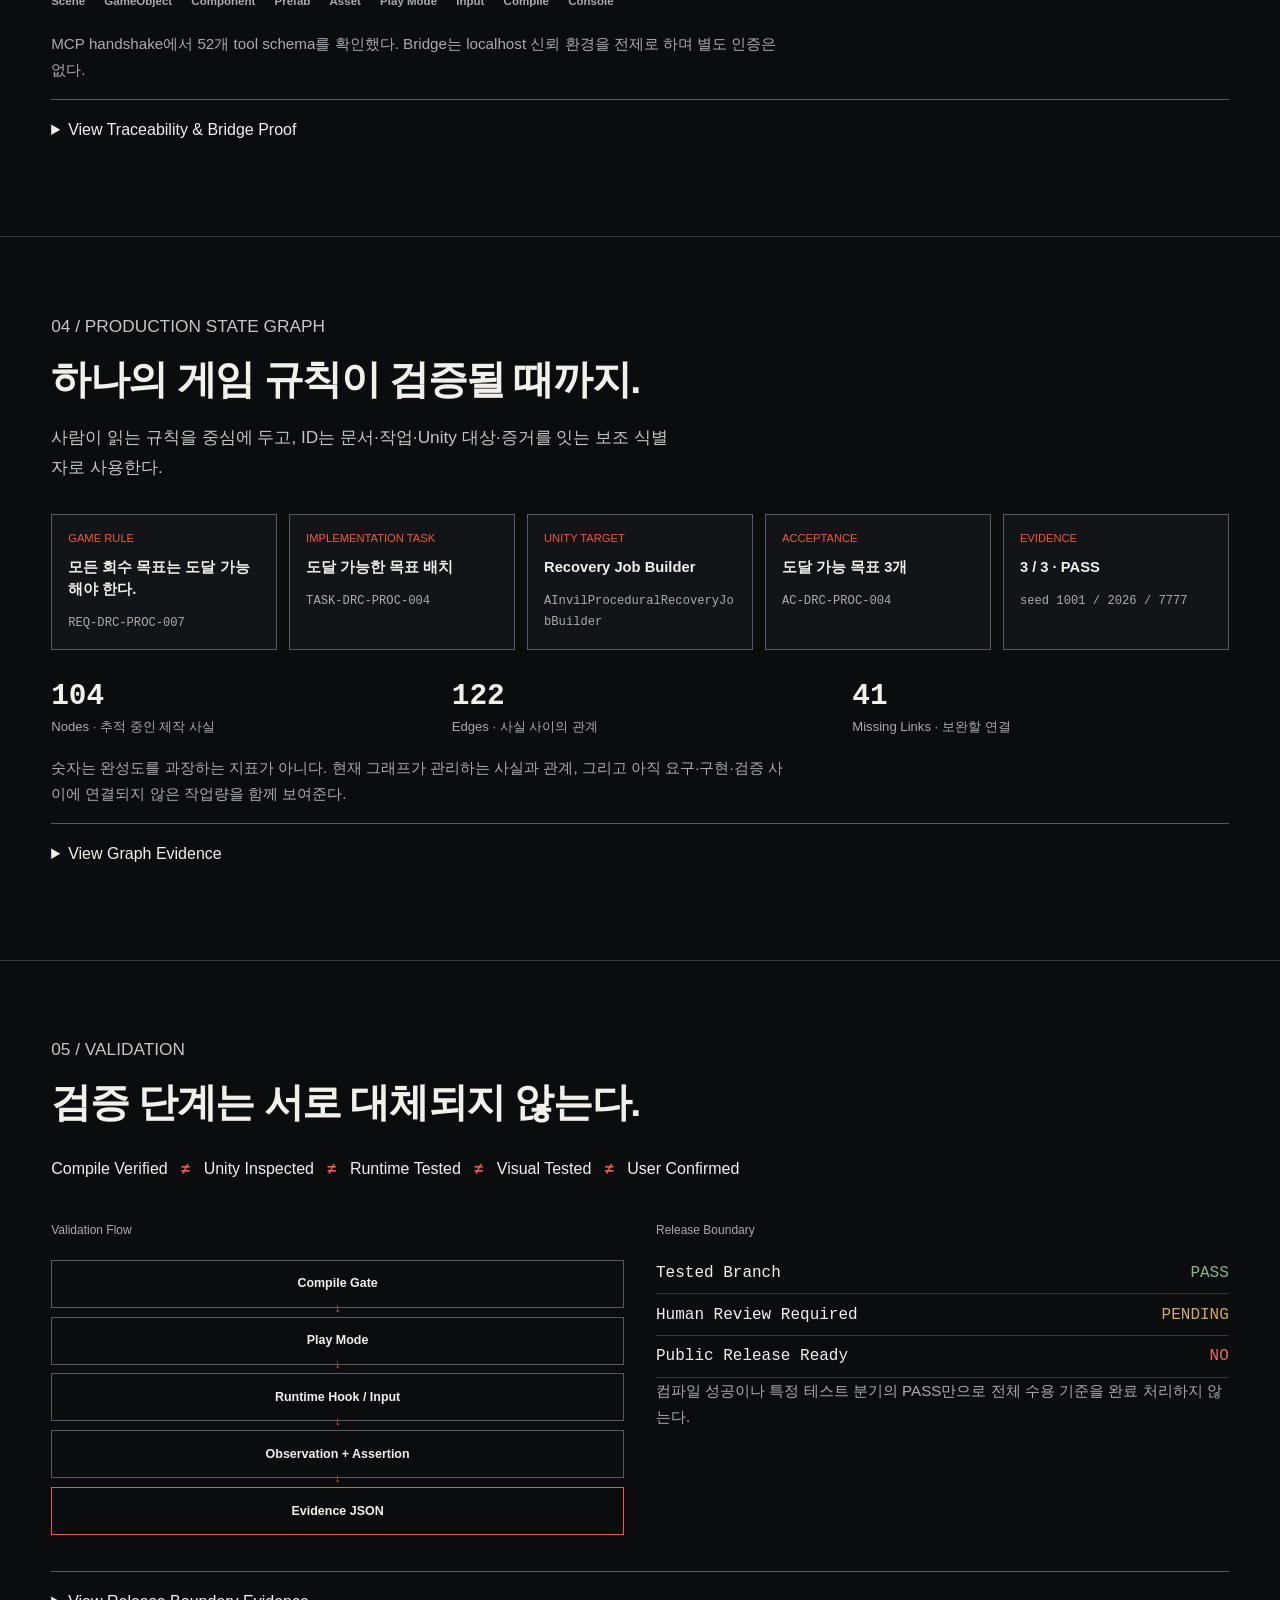
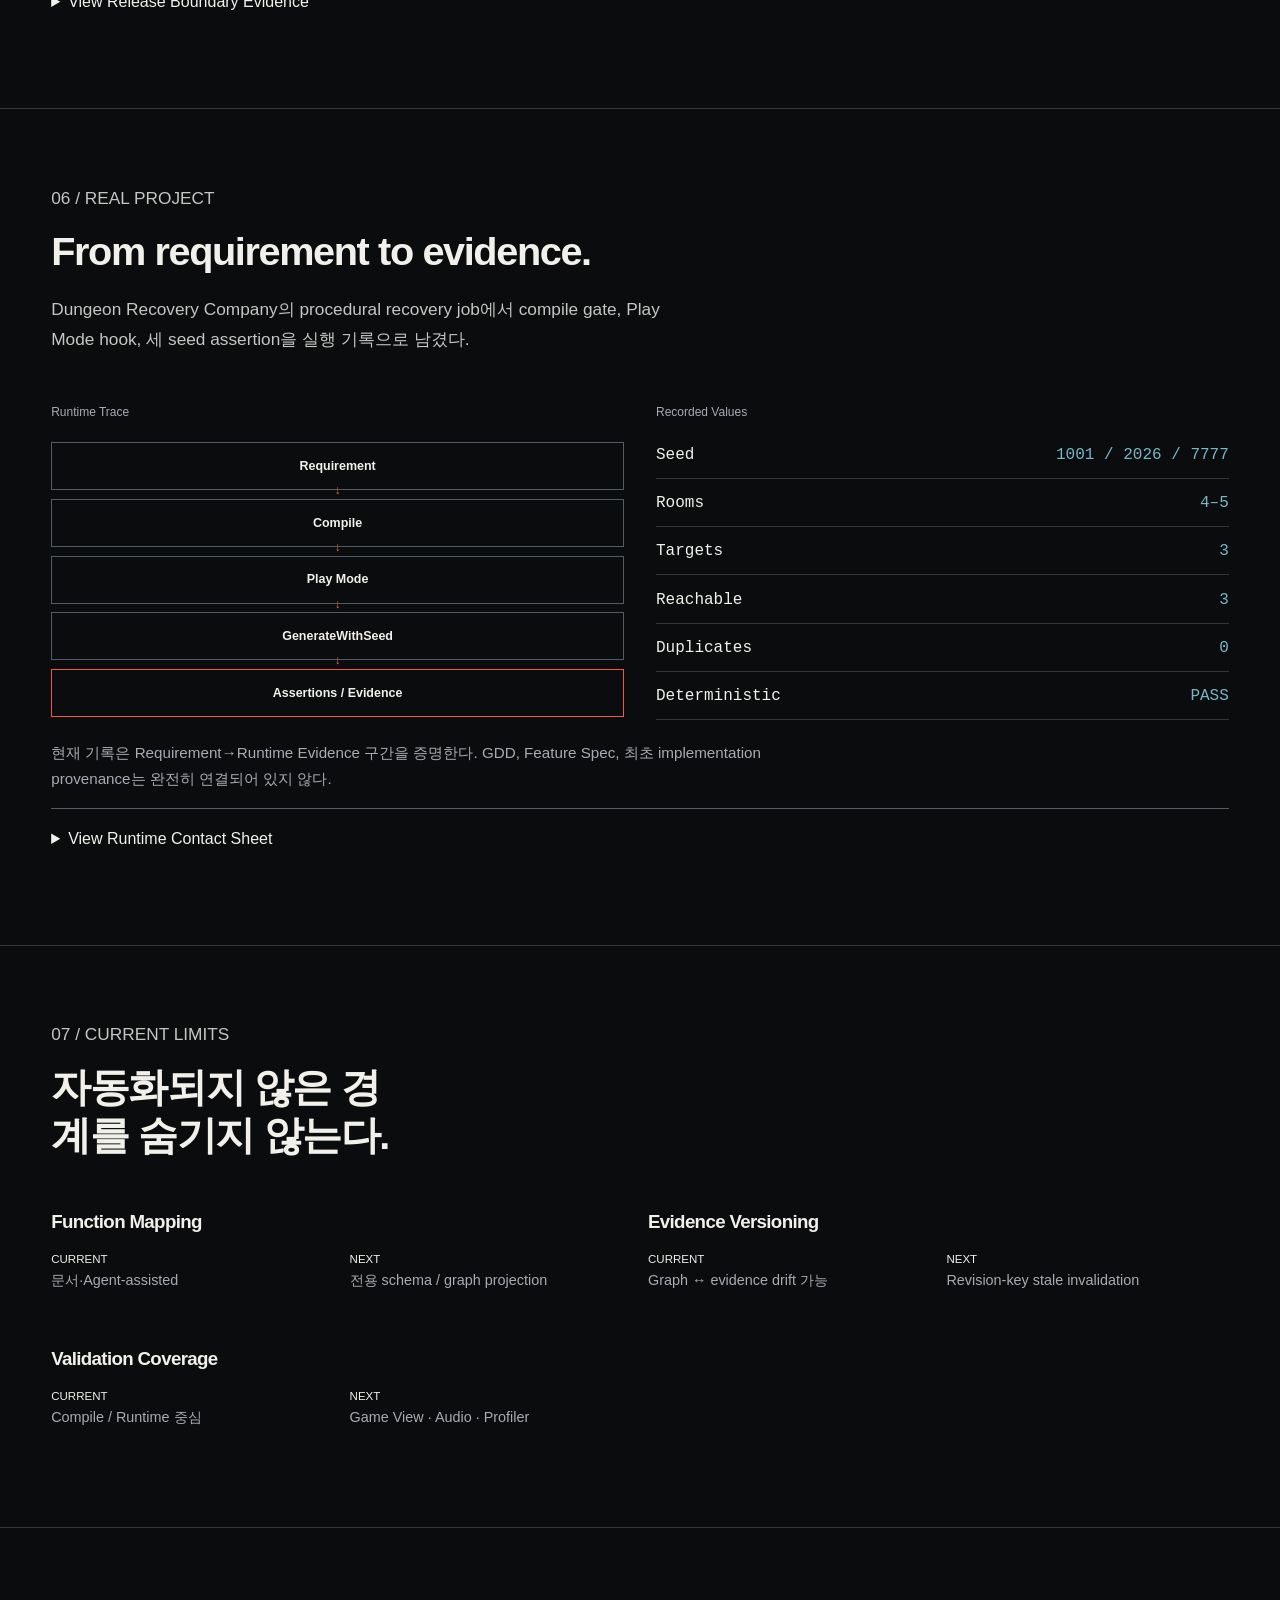
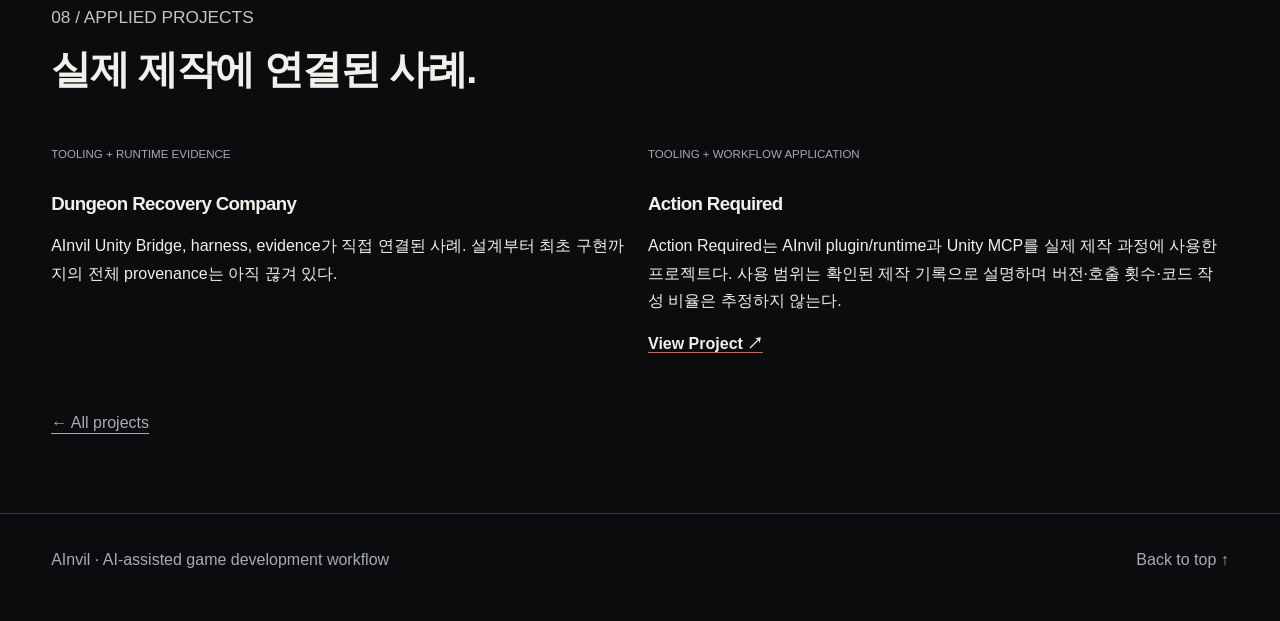
<file: projects/ainvil/index.html>
<!doctype html>
<html lang="ko">
<head>
  <meta charset="utf-8"><meta name="viewport" content="width=device-width, initial-scale=1">
  <title>AInvil — AI-assisted Game Development Workflow</title>
  <meta name="description" content="게임 규칙 분석, Unity 구현 대상, 검증 증거를 연결하는 AInvil 개발 워크플로.">
  <meta property="og:type" content="article"><meta property="og:title" content="AInvil — AI-assisted Game Development Workflow"><meta property="og:description" content="Requirement analysis, function mapping, Unity execution, evidence를 연결하는 제작 도구.">
  <link rel="icon" href="../../assets/icons/favicon.svg" type="image/svg+xml"><link rel="stylesheet" href="../../styles/base.css?v=20260905-case04"><link rel="stylesheet" href="../../styles/layout.css?v=20260905-case04"><link rel="stylesheet" href="../../styles/components.css?v=20260906-positioning01"><link rel="stylesheet" href="../../styles/project.css?v=20260906-positioning01">
  <link rel="stylesheet" href="../../styles/editorial.css?v=20260906-editorial02">
</head>
<body class="project-page ainvil-page">
  <a class="skip-link" href="#content">본문으로 이동</a>
  <header class="site-header"><a class="wordmark" href="../../index.html">WJ<span>/</span>GAME SYSTEMS</a><nav class="site-nav" aria-label="주요 탐색"><a href="../../index.html">Projects</a><a href="./index.html" aria-current="page">AInvil</a><a href="../action-required/index.html">Action Required</a><a href="../gashagame-vassalia/index.html">Gasha / VASSALIA</a><a href="../soe/index.html">SOE</a></nav></header>
  <main id="content">
    <section class="hero" aria-labelledby="ainvil-title">
      <div class="hero-copy"><p class="eyebrow">01 / Development Tool</p><h1 id="ainvil-title">AINVIL</h1><p class="hero-lead">게임 규칙을 분석해 구현 책임과 Unity 대상을 정리하고, 실행 결과를 검증 증거로 되돌리는 AI-assisted game development workflow.</p><p class="hero-note">개발자가 architecture, state model, interface, Acceptance Criteria와 최종 판단을 소유한다. Host AI는 그 결정 안에서 코드를 구현·수정하고 Unity를 실행하며, AInvil은 작업 컨텍스트와 검증 경로를 연결한다.</p><ul class="project-meta" aria-label="사용 기술"><li>Codex Plugin</li><li>Node.js</li><li>MCP</li><li>Unity Editor</li><li>JSON Schema</li><li>Local HTTP RPC</li></ul><div class="hero-actions"><a class="action-link" href="https://github.com/AnchobyKim/AInvil" target="_blank" rel="noreferrer">GitHub Repository ↗</a></div></div>
      <div class="diagram" aria-label="AInvil 핵심 순환 구조"><p class="diagram-title">Intent to Evidence</p><div class="vertical-flow"><div class="flow-node">Game Rules</div><div class="flow-node flow-node--cool">Function Mapping</div><div class="flow-node">Unity Execution</div><div class="flow-node flow-node--accent">Validation Evidence</div></div></div>
      <figure class="evidence-shot ainvil-runtime-proof"><img src="../../assets/ainvil/ainvil-runtime-evidence.webp" alt="AInvil을 통해 보존된 Unity Play Mode 실행 화면" width="700" height="745"><figcaption>RECORDED UNITY PLAY MODE EXECUTION · FROM AINVIL-01</figcaption></figure>
    </section>
    <nav class="case-nav" aria-label="AInvil 사례 바로가기"><a href="#method">Ownership</a><a href="#how">Workflow</a><a href="#real-project">Runtime evidence</a><a href="#limits">Limits</a></nav>
    <details class="technical-details ainvil-composite"><summary>View full workflow composite</summary><div class="technical-details__body"><figure class="ainvil-visual"><img src="../../assets/ainvil/ainvil-hero.webp" alt="Production State Graph 요약과 Unity Play Mode 검증 화면을 함께 보여주는 AInvil 대표 이미지" width="1600" height="1000"><figcaption>AINVIL-01 · 현재 저장소 상태와 보존된 Unity 검증 스크린샷을 결합한 editorial composite.</figcaption></figure></div></details>

    <section class="section" id="method" aria-labelledby="method-title">
      <div class="section-intro"><p class="section-label">02 / DEVELOPMENT METHOD</p><div><h2 id="method-title">설계와 완료 판단은 개발자가 소유한다.</h2><p>개발자는 문제 정의, 상태 모델, 아키텍처, 책임 경계와 Acceptance Criteria를 결정한다. Host AI는 그 결정 안에서 구현·리팩터링·도구 실행을 반복하고, AInvil은 컨텍스트와 추적 관계, 검증 증거를 유지한다.</p></div></div>
      <div class="role-grid" aria-label="책임 매트릭스"><div class="role-head">STAGE</div><div class="role-head">DEVELOPER</div><div class="role-head">HOST AI</div><div class="role-head">AINVIL</div><div class="role-step">Game Rules</div><div>Own<small>의도·범위·완료 기준</small></div><div>Analyze<small>질문·대안 탐색</small></div><div>Structure<small>GDD·규칙 형식</small></div><div class="role-step">Function Mapping</div><div>Own<small>아키텍처·책임 경계</small></div><div>Draft<small>클래스·메서드·대상</small></div><div>Trace<small>ID·계약·관계</small></div><div class="role-step">Implementation</div><div>Own &amp; Review<small>상태 모델·인터페이스·최종 병합</small></div><div>Implement<small>코드·리팩터링·수정</small></div><div>Context<small>문서·핸드오프</small></div><div class="role-step">Unity Execution</div><div>Authorize<small>작업 범위·변경 판단</small></div><div>Operate<small>도구 호출·반복 실행</small></div><div>Bridge<small>MCP·RPC</small></div><div class="role-step">Validation</div><div>Judge<small>런타임 수용·최종 결정</small></div><div>Diagnose / Revise<small>실패 분석·수정 반복</small></div><div>Record<small>gate·evidence</small></div></div>
    </section>

    <section class="section" id="how" aria-labelledby="how-title">
      <div class="section-intro"><p class="section-label">03 / HOW IT WORKS</p><div><h2 id="how-title">GDD에서 코드까지, Unity에서 증거까지.</h2><p>Production Flow와 Unity Execution Flow는 같은 흐름이지만 서로 다른 책임 경계를 가진다.</p></div></div>
      <div class="diagram"><p class="diagram-title">Production Flow</p><div class="flow-row flow-row--seven"><div class="flow-node">GDD / Game Rules</div><div class="flow-node">Requirement Analysis</div><div class="flow-node flow-node--cool">Function Mapping</div><div class="flow-node">Implementation Plan</div><div class="flow-node">Code Generation</div><div class="flow-node">Unity Execution</div><div class="flow-node flow-node--accent">Validation / Evidence</div></div></div>
      <div class="split-diagrams method-note"><article class="evidence-card"><p class="diagram-title">Methodology</p><h3>Rule → Responsibility → Function</h3><p>GDD와 규칙을 분석해 기능 책임, 클래스·메서드 이름, Unity 대상을 먼저 매핑한 뒤 Host AI의 구현 계획과 코드 생성을 구조화한다.</p></article><article class="evidence-card"><p class="diagram-title">Current Implementation</p><h3>Documents + Graph Links</h3><p>현재 저장소에서 책임·클래스·Public API는 Technical Design, Component Contract, Scene Blueprint에 기록된다. PSG에는 전용 FunctionMapping 노드가 없으며 <code>Requirement → ImplementationTask → UnityTarget</code> 관계로 구현 대상을 추적한다. 이 문서와 핸드오프 컨텍스트가 Host AI에 전달된다.</p></article></div>
      <div class="diagram method-note"><p class="diagram-title">Unity Execution Flow</p><div class="flow-row"><div class="flow-node flow-node--cool">Host AI</div><div class="flow-node">MCP stdio</div><div class="flow-node">AInvil MCP Adapter</div><div class="flow-node">localhost HTTP RPC</div><div class="flow-node flow-node--accent">Unity Main Thread</div></div><div class="chip-row"><span class="chip">Scene</span><span class="chip">GameObject</span><span class="chip">Component</span><span class="chip">Prefab</span><span class="chip">Asset</span><span class="chip">Play Mode</span><span class="chip">Input</span><span class="chip">Compile</span><span class="chip">Console</span></div></div><p class="hero-note">MCP handshake에서 52개 tool schema를 확인했다. Bridge는 localhost 신뢰 환경을 전제로 하며 별도 인증은 없다.</p>
      <details class="technical-details method-note"><summary>View Traceability &amp; Bridge Proof</summary><div class="technical-details__body"><figure class="ainvil-visual"><img src="../../assets/ainvil/ainvil-id-trace.webp" alt="Requirement ID가 Acceptance, Implementation Task, Unity Target, Validation Evidence로 이어지는 3열 추적도" width="1840" height="1000"><figcaption>AINVIL-02 · 그래프에 실제 저장된 ID와 edge를 사용한 요구사항 추적 예시.</figcaption></figure><figure class="ainvil-visual"><img src="../../assets/ainvil/ainvil-unity-bridge-proof.webp" alt="MCP에서 HTTP RPC와 Unity main thread로 이어지는 요청 경로, 기록된 통과 결과, 해시 검증 체인" width="1840" height="930"><figcaption>AINVIL-04 · 기록된 실행 결과와 현재 health probe를 분리하고, 원본·manifest·생성물의 SHA-256 검증 체인을 함께 제공한다.</figcaption></figure></div></details>
    </section>

    <section class="section" id="graph" aria-labelledby="graph-title">
      <div class="section-intro"><p class="section-label">04 / PRODUCTION STATE GRAPH</p><div><h2 id="graph-title">하나의 게임 규칙이 검증될 때까지.</h2><p>사람이 읽는 규칙을 중심에 두고, ID는 문서·작업·Unity 대상·증거를 잇는 보조 식별자로 사용한다.</p></div></div>
      <div class="graph-demo" aria-label="회수 목표 도달 가능성 규칙 추적 예시"><div class="graph-node"><p>GAME RULE</p><strong>모든 회수 목표는 도달 가능해야 한다.</strong><code>REQ-DRC-PROC-007</code></div><div class="graph-node"><p>IMPLEMENTATION TASK</p><strong>도달 가능한 목표 배치</strong><code>TASK-DRC-PROC-004</code></div><div class="graph-node"><p>UNITY TARGET</p><strong>Recovery Job Builder</strong><code>AInvilProceduralRecoveryJobBuilder</code></div><div class="graph-node"><p>ACCEPTANCE</p><strong>도달 가능 목표 3개</strong><code>AC-DRC-PROC-004</code></div><div class="graph-node"><p>EVIDENCE</p><strong>3 / 3 · PASS</strong><code>seed 1001 / 2026 / 7777</code></div></div>
      <div class="stat-row" aria-label="Production State Graph 현황"><div><strong>104</strong><span>Nodes · 추적 중인 제작 사실</span></div><div><strong>122</strong><span>Edges · 사실 사이의 관계</span></div><div><strong>41</strong><span>Missing Links · 보완할 연결</span></div></div><p class="hero-note">숫자는 완성도를 과장하는 지표가 아니다. 현재 그래프가 관리하는 사실과 관계, 그리고 아직 요구·구현·검증 사이에 연결되지 않은 작업량을 함께 보여준다.</p>
      <details class="technical-details method-note"><summary>View Graph Evidence</summary><div class="technical-details__body"><figure class="ainvil-visual"><img src="../../assets/ainvil/ainvil-graph-summary.webp" alt="104개 노드, 122개 엣지, 41개 누락 링크와 DRC MVP 그래프 일부를 보여주는 요약" width="1840" height="1000"><figcaption>AINVIL-03 · 생성 시점의 graph와 traceability report에서 수치를 다시 계산한다.</figcaption></figure></div></details>
    </section>

    <section class="section" id="validation" aria-labelledby="validation-title">
      <div class="section-intro"><p class="section-label">05 / VALIDATION</p><div><h2 id="validation-title">검증 단계는 서로 대체되지 않는다.</h2></div></div>
      <div class="validation-status" aria-label="검증 상태 단계"><span>Compile Verified</span><b>≠</b><span>Unity Inspected</span><b>≠</b><span>Runtime Tested</span><b>≠</b><span>Visual Tested</span><b>≠</b><span>User Confirmed</span></div>
      <div class="case-split"><div class="diagram"><p class="diagram-title">Validation Flow</p><div class="vertical-flow"><div class="flow-node">Compile Gate</div><div class="flow-node">Play Mode</div><div class="flow-node">Runtime Hook / Input</div><div class="flow-node">Observation + Assertion</div><div class="flow-node flow-node--accent">Evidence JSON</div></div></div><div class="evidence-card"><p class="diagram-title">Release Boundary</p><ul class="status-list"><li><span>Tested Branch</span><span class="status-pass">PASS</span></li><li><span>Human Review Required</span><span class="status-pending">PENDING</span></li><li><span>Public Release Ready</span><span class="status-fail">NO</span></li></ul><p class="hero-note">컴파일 성공이나 특정 테스트 분기의 PASS만으로 전체 수용 기준을 완료 처리하지 않는다.</p></div></div>
      <details class="technical-details method-note"><summary>View Release Boundary Evidence</summary><div class="technical-details__body"><figure class="ainvil-visual"><img src="../../assets/ainvil/ainvil-release-boundary.webp" alt="자동 검증 통과, 사람 검토 필요, 공개 릴리스 불가를 구분한 릴리스 경계" width="1840" height="930"><figcaption>AINVIL-06 · Passed, humanReviewRequired=true, publicReleaseReady=false를 동시에 보존한 검증 경계.</figcaption></figure></div></details>
    </section>

    <section class="section" id="real-project" aria-labelledby="real-title">
      <div class="section-intro"><p class="section-label">06 / REAL PROJECT</p><div><h2 id="real-title">From requirement to evidence.</h2><p>Dungeon Recovery Company의 procedural recovery job에서 compile gate, Play Mode hook, 세 seed assertion을 실행 기록으로 남겼다.</p></div></div>
      <div class="case-split"><div class="diagram"><p class="diagram-title">Runtime Trace</p><div class="vertical-flow"><div class="flow-node">Requirement</div><div class="flow-node">Compile</div><div class="flow-node">Play Mode</div><div class="flow-node">GenerateWithSeed</div><div class="flow-node flow-node--accent">Assertions / Evidence</div></div></div><div class="evidence-card"><p class="diagram-title">Recorded Values</p><div class="metric-list"><div class="metric-line"><span>Seed</span><span>1001 / 2026 / 7777</span></div><div class="metric-line"><span>Rooms</span><span>4–5</span></div><div class="metric-line"><span>Targets</span><span>3</span></div><div class="metric-line"><span>Reachable</span><span>3</span></div><div class="metric-line"><span>Duplicates</span><span>0</span></div><div class="metric-line"><span>Deterministic</span><span>PASS</span></div></div></div></div><p class="hero-note">현재 기록은 Requirement→Runtime Evidence 구간을 증명한다. GDD, Feature Spec, 최초 implementation provenance는 완전히 연결되어 있지 않다.</p>
      <details class="technical-details method-note"><summary>View Runtime Contact Sheet</summary><div class="technical-details__body"><figure class="ainvil-visual"><img src="../../assets/ainvil/ainvil-drc-evidence-contact-sheet.webp" alt="seed 1001, 2026, 7777 결과와 다섯 단계 Unity Play Mode 스크린샷 contact sheet" width="1920" height="1080"><figcaption>AINVIL-05 · 세 seed의 결정론 검증 결과와 원본 Play Mode 체크포인트 5장을 한 화면에 결합했다.</figcaption></figure></div></details>
    </section>

    <section class="section" id="limits" aria-labelledby="limits-title"><div class="section-intro"><p class="section-label">07 / CURRENT LIMITS</p><div><h2 id="limits-title">자동화되지 않은 경계를 숨기지 않는다.</h2></div></div><div class="limit-grid"><article class="limit-card"><h3>Function Mapping</h3><div class="now-next"><p><strong>CURRENT</strong>문서·Agent-assisted</p><p><strong>NEXT</strong>전용 schema / graph projection</p></div></article><article class="limit-card"><h3>Evidence Versioning</h3><div class="now-next"><p><strong>CURRENT</strong>Graph ↔ evidence drift 가능</p><p><strong>NEXT</strong>Revision-key stale invalidation</p></div></article><article class="limit-card"><h3>Validation Coverage</h3><div class="now-next"><p><strong>CURRENT</strong>Compile / Runtime 중심</p><p><strong>NEXT</strong>Game View · Audio · Profiler</p></div></article></div></section>

    <section class="section" id="applied" aria-labelledby="applied-title"><div class="section-intro"><p class="section-label">08 / APPLIED PROJECTS</p><div><h2 id="applied-title">실제 제작에 연결된 사례.</h2></div></div><div class="applied-grid"><article class="applied-card"><p class="project-kicker">TOOLING + RUNTIME EVIDENCE</p><h3>Dungeon Recovery Company</h3><p>AInvil Unity Bridge, harness, evidence가 직접 연결된 사례. 설계부터 최초 구현까지의 전체 provenance는 아직 끊겨 있다.</p></article><article class="applied-card"><p class="project-kicker">TOOLING + WORKFLOW APPLICATION</p><h3>Action Required</h3><p>Action Required는 AInvil plugin/runtime과 Unity MCP를 실제 제작 과정에 사용한 프로젝트다. 사용 범위는 확인된 제작 기록으로 설명하며 버전·호출 횟수·코드 작성 비율은 추정하지 않는다.</p><a class="text-link" href="../action-required/index.html">View Project ↗</a></article></div><a class="back-link" href="../../index.html">← All projects</a></section>
  </main>
  <footer class="site-footer"><p>AInvil · AI-assisted game development workflow</p><a href="#content">Back to top ↑</a></footer>
</body>
</html>
</file>
<file: styles/base.css>
:root {
  color-scheme: dark;
  --bg: #0b0c0e;
  --surface: #121418;
  --surface-raised: #181b20;
  --text: #f1f0eb;
  --muted: #a8abb2;
  --line: #32363e;
  --line-strong: #555b66;
  --accent: #f05a3c;
  --accent-cool: #77b7c5;
  --success: #84b88d;
  --pending: #d4a85d;
  --danger: #ed6a5a;
  --max-width: 1180px;
  --gutter: clamp(1.25rem, 4vw, 3.5rem);
  --space-section: clamp(5rem, 10vw, 9rem);
  --sans: Inter, Pretendard, "Noto Sans KR", "Segoe UI", sans-serif;
  --mono: "SFMono-Regular", Consolas, "Liberation Mono", monospace;
}

* { box-sizing: border-box; }

html {
  scroll-behavior: smooth;
  background: var(--bg);
}

body {
  margin: 0;
  background: var(--bg);
  color: var(--text);
  font-family: var(--sans);
  font-size: 1rem;
  line-height: 1.7;
  text-rendering: optimizeLegibility;
}

a { color: inherit; }
img, video { display: block; max-width: 100%; }
button, input, textarea, select { font: inherit; }

:focus-visible {
  outline: 3px solid var(--accent-cool);
  outline-offset: 4px;
}

::selection {
  background: var(--accent);
  color: #080808;
}

h1, h2, h3, p { margin-top: 0; }
h1, h2, h3 { line-height: 1.04; letter-spacing: -0.035em; }

.skip-link {
  position: fixed;
  z-index: 100;
  top: 1rem;
  left: 1rem;
  padding: .7rem 1rem;
  background: var(--text);
  color: var(--bg);
  transform: translateY(-180%);
}

.skip-link:focus { transform: translateY(0); }

@media (prefers-reduced-motion: reduce) {
  html { scroll-behavior: auto; }
  *, *::before, *::after {
    animation-duration: .01ms !important;
    animation-iteration-count: 1 !important;
    transition-duration: .01ms !important;
  }
}
</file>
<file: styles/layout.css>
.site-header,
.site-footer,
main {
  width: min(100%, var(--max-width));
  margin-inline: auto;
  padding-inline: var(--gutter);
}

.site-header {
  min-height: 5rem;
  display: flex;
  align-items: center;
  justify-content: space-between;
  gap: 2rem;
  border-bottom: 1px solid var(--line);
}

.site-nav {
  display: flex;
  flex-wrap: wrap;
  gap: clamp(1rem, 3vw, 2.25rem);
}

.home-hero {
  min-height: min(760px, calc(100svh - 5rem));
  display: grid;
  align-content: center;
  padding-block: clamp(5rem, 12vw, 10rem);
}

.project-index { padding-block: var(--space-section); }

.section-heading {
  display: grid;
  grid-template-columns: minmax(9rem, 1fr) 3fr;
  align-items: end;
  gap: 2rem;
  padding-bottom: 2rem;
  border-bottom: 1px solid var(--line-strong);
}

.project-grid {
  display: grid;
  grid-template-columns: repeat(2, minmax(0, 1fr));
}

.site-footer {
  display: flex;
  justify-content: space-between;
  gap: 2rem;
  padding-block: 2rem 3rem;
  border-top: 1px solid var(--line);
  color: var(--muted);
}

@media (max-width: 720px) {
  .site-header { flex-direction: column; align-items: stretch; gap: 1rem; padding-block: 1.25rem; }
  .site-nav { justify-content: flex-start; font-size: .875rem; }
  .home-hero { min-height: 72svh; }
  .section-heading { grid-template-columns: 1fr; gap: .35rem; }
  .project-grid { grid-template-columns: 1fr; }
  .site-footer { flex-direction: column; }
}
</file>
<file: styles/components.css>
.wordmark {
  font: 700 .83rem/1 var(--mono);
  letter-spacing: .08em;
  text-decoration: none;
  white-space: nowrap;
}

.wordmark span { color: var(--accent); }

.site-nav a,
.site-footer a {
  color: var(--muted);
  text-decoration-color: transparent;
  text-underline-offset: .35rem;
}

.site-nav a:hover,
.site-footer a:hover { color: var(--text); text-decoration-color: var(--accent); }

.eyebrow,
.section-number,
.project-kicker,
.card-status {
  color: var(--accent);
  font: 700 .78rem/1.4 var(--mono);
  letter-spacing: .1em;
  text-transform: uppercase;
}

.home-hero h1 {
  max-width: 11ch;
  margin-bottom: .6rem;
  font-size: clamp(4rem, 13vw, 10.5rem);
  font-weight: 800;
  letter-spacing: -.075em;
}

.developer-role {
  margin-bottom: 2rem;
  color: var(--accent);
  font: 700 clamp(.9rem, 1.8vw, 1.2rem)/1.4 var(--mono);
  letter-spacing: .06em;
  text-transform: uppercase;
}

.hero-statement {
  max-width: 26ch;
  margin-bottom: 1rem;
  color: #d4d4d0;
  font-size: clamp(1.35rem, 3.2vw, 2.3rem);
  line-height: 1.45;
  letter-spacing: -.025em;
}

.hero-capabilities {
  max-width: 54rem;
  margin-bottom: 1.5rem;
  color: var(--muted);
  font: 700 .82rem/1.7 var(--mono);
  letter-spacing: .035em;
}

.hero-actions {
  display: flex;
  flex-wrap: wrap;
  gap: .75rem;
  margin-bottom: clamp(3rem, 7vw, 5.5rem);
}

.action-link {
  display: inline-flex;
  align-items: center;
  min-height: 2.8rem;
  padding: .65rem 1rem;
  border: 1px solid var(--line-strong);
  color: var(--text);
  font: 700 .78rem/1 var(--mono);
  letter-spacing: .04em;
  text-decoration: none;
}

.action-link:hover { border-color: var(--accent); color: var(--accent); }
.action-link--primary { border-color: var(--accent); background: var(--accent); color: #080808; }
.action-link--primary:hover { background: transparent; }

.signal-path {
  display: grid;
  grid-template-columns: auto minmax(1.5rem, 1fr) auto minmax(1.5rem, 1fr) auto;
  align-items: center;
  max-width: 42rem;
  font: 700 .76rem/1 var(--mono);
  letter-spacing: .08em;
}

.signal-path i { height: 1px; background: var(--line-strong); }

.section-heading h2 {
  margin-bottom: 0;
  font-size: clamp(3rem, 7vw, 6rem);
}

.section-number { margin-bottom: .65rem; }

.project-card {
  position: relative;
  min-height: 24rem;
  padding: clamp(1.5rem, 4vw, 3rem);
  border-right: 1px solid var(--line);
  border-bottom: 1px solid var(--line);
  display: flex;
  flex-direction: column;
  align-items: flex-start;
}

.project-card:nth-child(odd) { border-left: 1px solid var(--line); }
.project-card--primary { box-shadow: inset 0 3px 0 var(--accent); }
.project-card--game { box-shadow: inset 0 3px 0 var(--accent-cool); }
.project-card--architecture { box-shadow: inset 0 3px 0 var(--pending); }
.project-card--team { background: var(--surface); }

.project-card__media {
  width: 100%;
  aspect-ratio: 16 / 9;
  margin: 1.25rem 0;
  border: 1px solid var(--line);
  object-fit: cover;
  background: #000;
  filter: saturate(.82) contrast(1.04);
  transition: filter 180ms ease, transform 180ms ease;
}

.project-card:hover .project-card__media { filter: saturate(1) contrast(1.02); transform: translateY(-2px); }

.project-card h3 {
  margin: 0 0 1rem;
  font-size: clamp(2rem, 5vw, 4.2rem);
}

.project-type { max-width: 27rem; margin-bottom: .4rem; font-size: 1.12rem; }
.project-route { color: var(--muted); font-family: var(--mono); font-size: .86rem; }

.text-link {
  margin-top: 2rem;
  font-weight: 700;
  text-decoration: none;
  border-bottom: 1px solid var(--accent);
}

.text-link:hover { color: var(--accent); }
.card-status { margin-top: 2rem; color: var(--muted); }
.site-footer p { margin-bottom: 0; }

@media (max-width: 720px) {
  .home-hero h1 { font-size: clamp(2.5rem, 14.5vw, 5.5rem); }
  .signal-path { font-size: .67rem; }
  .project-card { min-height: 19rem; border-left: 1px solid var(--line); }
}
</file>
<file: styles/editorial.css>
/* Developer portfolio: variance 6 / motion 4 / density 4.
   Presentation layer only; source captures, content and document order stay intact. */
:root {
  --max-width: 1320px;
  --space-section: clamp(3.5rem, 6vw, 5.5rem);
  --sans: Pretendard, "Noto Sans KR", "Segoe UI", sans-serif;
}

h1, h2, h3 { text-wrap: balance; overflow-wrap: anywhere; }
p { text-wrap: pretty; }
code { font-family: var(--mono); }
.site-header { min-height: 4.5rem; gap: 1.5rem; }
.site-nav { gap: .7rem 1.4rem; font-size: .85rem; }
.site-nav a[aria-current="page"] { color: var(--text); text-decoration-color: var(--accent); }
.wordmark { font-family: var(--sans); letter-spacing: .025em; }

/* Metadata is ordinary reading text. Numbers and symbols retain monospace below. */
.eyebrow, .section-number, .project-kicker, .card-status,
.developer-role, .hero-capabilities, .action-link,
.project-route, .project-meta, .section-label, .diagram-title,
.project-brief span, .release-status span, .case-tag,
.ownership-grid strong, .technical-details summary, .evidence-shot figcaption,
.project-pagination, .branch-trunk span, .branch-projects p,
.trust-boundary span, .atomic-choice span, .case03-evidence-grid h3,
.soe-role-card span, .interface-column span, .handoff-step span,
.team-boundary-grid span, .soe-development-timeline span,
.soe-development-timeline small, .result-outcome-grid span,
.contribution-arc, .graph-node p, .role-grid .role-head,
.now-next strong, .evidence-table th {
  font-family: var(--sans);
  font-weight: 500;
  letter-spacing: 0;
  text-transform: none;
}
.flow-node, .chip, .branch-steps span, .boundary-card li,
.shared-contract span { font-family: var(--sans); }
.eyebrow, .section-number, .project-kicker, .section-label, .case-tag {
  color: var(--muted);
}
.project-kicker a {
  color: inherit;
  text-decoration-thickness: 1px;
  text-decoration-color: var(--line-strong);
  text-underline-offset: .3em;
}
.project-kicker a:hover { color: var(--text); text-decoration-color: var(--accent); }

/* A compact introduction opens into an ordered collection, not equal tiles. */
.home-hero { min-height: auto; padding-block: 2.25rem 1.5rem; }
.home-hero h1 { max-width: none; font-size: clamp(2.4rem, 6vw, 5rem); letter-spacing: -.05em; }
.developer-role { margin-bottom: 1.1rem; font-size: 1rem; }
.hero-statement { max-width: 40rem; font-size: clamp(1.15rem, 2.3vw, 1.65rem); }
.hero-capabilities { margin-bottom: 1rem; font-size: .85rem; }
.home-hero .hero-actions { margin-bottom: 0; }
.project-index { padding-block: 2rem var(--space-section); }
.section-heading { display: block; padding-bottom: 1.25rem; }
.section-heading h2 { font-size: clamp(2rem, 4vw, 3rem); }
.section-number { font-size: .75rem; margin-bottom: .65rem; }
.project-grid { display: block; }
.project-card, .project-card:nth-child(odd) {
  display: grid;
  grid-template-columns: minmax(0, 1fr) minmax(0, 2fr);
  column-gap: clamp(1.5rem, 4vw, 3.5rem);
  align-content: start;
  min-height: 0;
  padding: 2.5rem 0;
  border: 0;
  border-bottom: 1px solid var(--line);
  box-shadow: none;
  background: transparent;
}
.project-card > :not(.project-card__media) { grid-column: 1; }
.project-card .project-card__media {
  grid-column: 2;
  grid-row: 1 / 7;
  align-self: start;
  width: 100%;
  height: auto;
  aspect-ratio: auto;
  object-fit: contain;
  margin: 0;
  border: 0;
  filter: none;
  transform: none;
  transition: none;
}
.project-card:hover .project-card__media { filter: none; transform: none; }
.project-card h3 { margin-bottom: .75rem; font-size: clamp(1.5rem, 2.6vw, 2.4rem); }
.project-kicker { font-size: .72rem; }
.project-type { font-size: 1rem; }
.project-route { font-size: .85rem; }
.project-card .text-link { justify-self: start; margin-top: 1rem; }
.project-card.project-card--primary { grid-template-columns: minmax(0, 1fr) minmax(0, 1fr); }
.project-card--game { grid-template-columns: minmax(0, .85fr) minmax(0, 2.15fr); }
.project-card--team { grid-template-columns: minmax(0, .7fr) minmax(0, 2.3fr); }
.project-card--primary .project-card__media { max-width: 42rem; justify-self: end; }

/* Remove the second page gutter; internal sections own their reading width. */
.project-page main { padding-inline: 0; overflow: visible; }
.hero { min-height: auto; padding-block: 3rem; gap: 2rem; }
.hero-copy { min-width: 0; }
.hero-copy h1, .hero-copy h1.long-title, .hero-copy h1.case03-title {
  font-size: clamp(2.3rem, 4.4vw, 4.3rem);
  line-height: 1.05;
  letter-spacing: -.045em;
  margin-bottom: 1rem;
}
.hero-lead { font-size: clamp(1.15rem, 1.8vw, 1.45rem); max-width: 42ch; }
.hero-note { font-size: .95rem; }
.project-meta { border: 0; padding: 0; margin: 1.25rem 0; font-size: .8rem; line-height: 1.6; }
.hero-copy .hero-actions { gap: .75rem; }
.action-link { font-size: .82rem; line-height: 1.3; }
.repository-note {
  max-width: 60ch;
  margin: .75rem 0 0;
  color: var(--muted);
  font-size: .82rem;
  line-height: 1.65;
}

/* Action Required: broad cinematic frame under a compact two-column introduction. */
.action-page .hero { grid-template-columns: 1fr; }
.action-page .hero-copy { display: grid; grid-template-columns: 1fr 1fr; gap: 0 3rem; }
.action-page .hero-copy > * { grid-column: 2; }
.action-page .hero-copy .eyebrow { grid-column: 1; grid-row: 1; }
.action-page .hero-copy h1 { grid-column: 1; grid-row: 2 / 6; font-size: clamp(2.8rem, 5vw, 4.8rem); }
.action-page .hero-copy .hero-lead { grid-row: 1 / 3; }
.action-page .hero-copy .project-meta { margin-top: 0; }
.action-page .hero > figure { width: 100%; }

/* AInvil: ownership leads; workflow and recorded execution share the next row. */
.ainvil-page .hero { grid-template-columns: 1fr 1fr; align-items: start; }
.ainvil-page .hero-copy { grid-column: 1 / -1; max-width: 62rem; }
.ainvil-page .hero > .diagram { padding: 1.5rem; border: 1px solid var(--line); }
.ainvil-runtime-proof {
  align-self: stretch;
  display: flex;
  flex-direction: column;
  justify-content: space-between;
}
.ainvil-runtime-proof img {
  width: 100%;
  min-height: 22rem;
  object-fit: contain;
  background: var(--surface);
}
.ainvil-composite {
  width: min(calc(100% - 2 * var(--gutter)), 72rem);
  margin: 0 auto 2rem;
}
.ainvil-composite .ainvil-visual {
  max-width: 64rem;
  margin-inline: auto;
}

/* Gasha/VASSALIA: architecture synopsis beside a dominant landscape runtime. */
.case03-page .hero { grid-template-columns: minmax(0, 1fr) minmax(0, 2fr); }
.case03-page .hero-copy h1.case03-title { font-size: clamp(2rem, 3.1vw, 3rem); }
.case03-title span { color: var(--text); }

/* SOE: title across the opening, contribution note beside the large team runtime. */
.case04-page .hero { grid-template-columns: minmax(0, .8fr) minmax(0, 2.2fr); align-items: end; }
.case04-page .hero-copy { display: contents; }
.case04-page .hero-copy > .eyebrow { grid-column: 1 / -1; margin-bottom: -1rem; }
.case04-page .hero-copy h1 { grid-column: 1 / -1; margin: 0; }
.case04-page .hero-copy .hero-lead { grid-column: 1; grid-row: 3; }
.case04-page .hero-copy .hero-note { grid-column: 1; grid-row: 4; }
.case04-page .hero-copy .project-meta { grid-column: 1; grid-row: 5; }
.case04-page .hero-copy .hero-actions { grid-column: 1; grid-row: 6; }
.case04-page .hero-copy .repository-note { grid-column: 1; grid-row: 7; }
.case04-page .hero > figure { grid-column: 2; grid-row: 3 / 8; align-self: start; }
.case04-page .hero-copy h1 { font-size: clamp(3rem, 5vw, 5rem); }
.case04-page .hero-copy .hero-note { line-height: 1.75; }

/* Original pixels and proportions are evidence, including UI near the frame edges. */
.evidence-shot, .ainvil-visual { border: 0; background: transparent; overflow: visible; }
.evidence-shot img, .evidence-shot video,
.project-video--hero video, .case03-hero-media img, .soe-hero-media img {
  width: 100%; height: auto; aspect-ratio: auto; object-fit: contain;
  filter: none; background: var(--bg);
}
.evidence-shot figcaption, .ainvil-visual figcaption {
  padding: .7rem 0 0; border: 0; color: var(--muted); font-size: .8rem; line-height: 1.6;
}
.section-intro { display: block; margin-bottom: 2rem; }
.section-label { margin-bottom: 1rem; font-size: .78rem; }
.section-intro h2 { max-width: 30ch; font-size: clamp(1.8rem, 3.1vw, 3rem); line-height: 1.2; }
.section-intro p { max-width: 65ch; }
.section { scroll-margin-top: 1.5rem; }

/* Remove outer shells; keep actual diagram boundaries and status semantics. */
.diagram, .evidence-card, .case-study, .branch-story,
.atomic-purchase, .applied-card, .limit-card, .trailer-block {
  border: 0; background: transparent; padding: 1.25rem 0;
}
.case-study .diagram, .technical-details__body .diagram { padding-block: .75rem; }
.case-split, .split-diagrams, .small-cases { gap: 2rem; }
.project-brief { gap: 2rem; margin-bottom: 2rem; }
.project-brief article, .project-brief article:last-child {
  border: 0; background: transparent; padding: 1rem 0;
}
.ownership-grid { border: 0; gap: 1.5rem; }
.ownership-grid > div, .ownership-grid > div:last-child { border: 0; padding: .75rem 0; }
.chip { border: 0; padding: .25rem 0; }
.chip-row { gap: .5rem 1.2rem; }
.boundary-card li { border: 0; padding: .2rem 0; }
.boundary-card ul { gap: .4rem 1rem; }
.boundary-note { border: 0; padding: .75rem 0; background: transparent; }
.technical-details { border: 0; border-top: 1px solid var(--line-strong); background: transparent; }
.technical-details summary { padding: 1rem 0; }
.technical-details__body { padding: 1rem 0; }
.technical-details .ainvil-visual { max-width: 60rem; margin-inline: auto; }
.stat-row { border: 0; gap: 1.5rem; }
.stat-row > div, .stat-row > div:last-child { border: 0; padding: 1rem 0; }
.stat-row strong { font-size: clamp(1.3rem, 2.3vw, 2rem); }
.validation-status { font-family: var(--sans); font-size: 1rem; font-weight: 500; margin-bottom: 1.5rem; }
.release-status strong { font-family: var(--sans); }
.release-status { margin-bottom: 1rem; }
.graph-node { min-height: 0; }
.flow-node { min-height: 4rem; }
.vertical-flow .flow-node { min-height: 3rem; }
.case04-page #environment .case-split { grid-template-columns: minmax(0, .8fr) minmax(0, 2.2fr); align-items: start; }
.case04-page #game > .evidence-shot { max-width: 42rem; }

/* Section numbers identify place; this compact index performs navigation. */
.case-nav {
  width: min(100%, var(--max-width));
  margin: 0 auto;
  padding: 0 var(--gutter) 1.25rem;
  display: flex;
  flex-wrap: wrap;
  gap: .55rem 1.25rem;
  border-bottom: 1px solid var(--line);
  color: var(--muted);
  font-size: .82rem;
}
.case-nav a {
  color: inherit;
  text-decoration-color: transparent;
  text-underline-offset: .35rem;
}
.case-nav a:hover { color: var(--text); text-decoration-color: var(--accent); }
.case04-page #team-development { padding-block: clamp(2.5rem, 4vw, 3.5rem); }
.case04-page #team-development .section-intro { margin-bottom: 0; }

/* Motion is feedback only. Gameplay supplies the movement. */
.action-link, .text-link, .site-nav a, .technical-details summary {
  transition: color 180ms ease, background-color 180ms ease, text-decoration-color 180ms ease;
}
.action-link:active { transform: translateY(1px); }
@media (max-width: 1120px) {
  .site-header { flex-direction: column; align-items: flex-start; gap: .85rem; padding-block: 1rem; }
  .action-page .hero-copy { grid-template-columns: minmax(0, 1fr); gap: .5rem; }
  .action-page .hero-copy > *, .action-page .hero-copy .eyebrow,
  .action-page .hero-copy h1, .action-page .hero-copy .hero-lead {
    grid-column: auto;
    grid-row: auto;
  }
  .action-page .hero-copy .project-meta { margin-top: 1.25rem; }
}
@media (max-width: 1000px) {
  .hero-copy h1, .hero-copy h1.long-title { font-size: 2.8rem; }
}
@media (max-width: 767px) {
  .home-hero { min-height: auto; padding-block: 2rem; }
  .home-hero h1 { font-size: clamp(2rem, 8.5vw, 3.5rem); }
  .site-nav { gap: .7rem 1rem; font-size: .8rem; }
  .project-card, .project-card:nth-child(odd),
  .hero, .ainvil-page .hero, .case03-page .hero, .case04-page .hero,
  .action-page .hero-copy, .case04-page #environment .case-split {
    grid-template-columns: minmax(0, 1fr);
  }
  .project-card > :not(.project-card__media), .project-card .project-card__media,
  .action-page .hero-copy > *, .action-page .hero-copy .eyebrow,
  .action-page .hero-copy h1, .action-page .hero-copy .hero-lead {
    grid-column: auto; grid-row: auto;
  }
  .project-card .project-kicker { order: 1; }
  .project-card h3 { order: 2; }
  .project-card .project-type { order: 3; }
  .project-card .project-card__media { order: 4; margin: .5rem 0 1.5rem; }
  .project-card .project-route { order: 5; }
  .project-card .text-link { order: 6; }
  .project-card--primary .project-card__media { max-width: none; }
  .case04-page .hero-copy { display: block; }
  .case04-page .hero > figure { grid-column: auto; grid-row: auto; }
  .case04-page .hero-copy > .eyebrow { margin-bottom: 1rem; }
  .case04-page .hero-copy h1 { margin-bottom: 1rem; }
  .project-card { padding-block: 2rem; }
  .hero { padding-block: 2rem; }
  .hero-copy h1, .hero-copy h1.long-title, .hero-copy h1.case03-title { font-size: clamp(2rem, 8vw, 3.25rem); }
  .project-brief, .ownership-grid { grid-template-columns: 1fr; gap: .75rem; }
  .stat-row > div, .stat-row--four > div:nth-child(-n+2) { border: 0; }
  .role-grid { display: grid; grid-template-columns: repeat(4, minmax(8rem, 1fr)); }
  .case-nav {
    flex-wrap: nowrap;
    overflow-x: auto;
    padding-bottom: 1rem;
    scrollbar-width: thin;
  }
  .case-nav a { flex: 0 0 auto; }
  .project-page .hero { display: flex; flex-direction: column; }
  .project-page .hero-copy { display: contents; }
  .project-page .hero .eyebrow { order: 1; }
  .project-page .hero h1 { order: 2; }
  .project-page .hero .hero-lead { order: 3; }
  .project-page .hero > figure { order: 4; }
  .project-page .hero .hero-note { order: 5; }
  .project-page .hero .project-meta { order: 6; }
  .project-page .hero .hero-actions { order: 7; }
  .project-page .hero .repository-note { order: 8; }
  .ainvil-page .hero > .diagram { order: 4; }
  .ainvil-page .hero > .ainvil-runtime-proof { order: 5; }
  .ainvil-page .hero .hero-note { order: 3; }
  .ainvil-page .hero .hero-lead { order: 6; }
  .ainvil-page .hero .project-meta { order: 7; }
  .ainvil-runtime-proof img { min-height: 0; }
}
@media (prefers-reduced-motion: reduce) {
  .action-link, .text-link, .site-nav a, .technical-details summary { transition: none; }
  .action-link:active { transform: none; }
}
</file>
<file: styles/project.css>
.project-page main { overflow: hidden; }

.hero,
.section {
  width: min(100%, var(--max-width));
  margin-inline: auto;
  padding-inline: var(--gutter);
}

.hero {
  min-height: min(780px, calc(100svh - 5rem));
  display: grid;
  grid-template-columns: minmax(0, 1.05fr) minmax(19rem, .95fr);
  align-items: center;
  gap: clamp(2rem, 6vw, 6rem);
  padding-block: clamp(4rem, 9vw, 8rem);
}

.hero-copy h1 {
  margin: .25rem 0 1.5rem;
  font-size: clamp(4rem, 11vw, 9.5rem);
  font-weight: 800;
  letter-spacing: -.08em;
}

.hero-copy h1.long-title { font-size: clamp(3.5rem, 8.5vw, 7.5rem); }

.hero-lead {
  max-width: 31ch;
  color: #deded9;
  font-size: clamp(1.25rem, 2.4vw, 1.8rem);
  line-height: 1.5;
  letter-spacing: -.02em;
}

.hero-note { max-width: 46rem; color: var(--muted); }

.project-meta {
  display: flex;
  flex-wrap: wrap;
  gap: .6rem 1.25rem;
  margin: 2rem 0 0;
  padding: 1.25rem 0;
  border-block: 1px solid var(--line);
  list-style: none;
  color: var(--muted);
  font: 700 .78rem/1.4 var(--mono);
  letter-spacing: .04em;
}

.project-meta li:first-child { color: var(--text); }
.hero-copy .hero-actions { margin: 1.25rem 0 0; }

.project-brief {
  width: min(100%, var(--max-width));
  margin: 0 auto clamp(3rem, 7vw, 6rem);
  padding-inline: var(--gutter);
  display: grid;
  grid-template-columns: repeat(3, minmax(0, 1fr));
}

.project-brief article {
  padding: clamp(1.25rem, 3vw, 2rem);
  border: 1px solid var(--line);
  border-right: 0;
  background: var(--surface);
}

.project-brief article:last-child { border-right: 1px solid var(--line); }
.project-brief span,
.release-status span { display: block; color: var(--accent); font: 700 .72rem/1.4 var(--mono); letter-spacing: .08em; }
.project-brief strong { display: block; margin: .75rem 0; font-size: 1rem; line-height: 1.45; }
.project-brief p { margin: 0; color: var(--muted); font-size: .88rem; }

.section {
  padding-block: var(--space-section);
  border-top: 1px solid var(--line);
}

.section-intro {
  display: grid;
  grid-template-columns: minmax(8rem, 1fr) minmax(0, 3fr);
  gap: clamp(1.5rem, 5vw, 5rem);
  margin-bottom: clamp(2.5rem, 6vw, 5rem);
}

.section-label {
  color: var(--accent);
  font: 700 .78rem/1.5 var(--mono);
  letter-spacing: .09em;
}

.section-intro h2 {
  max-width: 15ch;
  margin-bottom: 1.25rem;
  font-size: clamp(2.5rem, 6vw, 5.5rem);
}

.section-intro p { max-width: 52rem; color: #c5c6c2; font-size: 1.08rem; }

.media-placeholder {
  min-height: 22rem;
  display: grid;
  place-items: center;
  padding: 2rem;
  border: 1px dashed var(--line-strong);
  background: repeating-linear-gradient(135deg, transparent 0 18px, rgba(255,255,255,.025) 18px 19px);
  color: var(--muted);
  text-align: center;
  font: 700 .82rem/1.6 var(--mono);
}

.media-placeholder strong { display: block; margin-bottom: .5rem; color: var(--text); font-size: 1rem; }

.diagram {
  padding: clamp(1.25rem, 3vw, 2rem);
  border: 1px solid var(--line);
  background: var(--surface);
}

.diagram-title {
  margin-bottom: 1.5rem;
  color: var(--muted);
  font: 700 .75rem/1 var(--mono);
  letter-spacing: .1em;
  text-transform: uppercase;
}

.flow-row {
  display: grid;
  grid-template-columns: repeat(5, minmax(0, 1fr));
  gap: .75rem;
  align-items: stretch;
}

.flow-row--seven { grid-template-columns: repeat(7, minmax(0, 1fr)); }
.flow-row--six { grid-template-columns: repeat(6, minmax(0, 1fr)); }

.flow-node {
  position: relative;
  min-height: 6rem;
  display: grid;
  place-items: center;
  padding: .8rem;
  border: 1px solid var(--line-strong);
  text-align: center;
  font: 700 .78rem/1.5 var(--mono);
}

.flow-node:not(:last-child)::after {
  content: "→";
  position: absolute;
  right: -.72rem;
  top: 50%;
  z-index: 2;
  width: .7rem;
  color: var(--accent);
  transform: translateY(-50%);
}

.flow-node--accent { border-color: var(--accent); }
.flow-node--cool { border-color: var(--accent-cool); }

.role-grid {
  display: grid;
  grid-template-columns: 1.15fr repeat(3, 1fr);
  border-top: 1px solid var(--line-strong);
  border-left: 1px solid var(--line);
}

.role-grid > div {
  min-height: 5rem;
  padding: 1rem;
  border-right: 1px solid var(--line);
  border-bottom: 1px solid var(--line);
}

.role-grid .role-head { color: var(--accent); font: 700 .75rem/1.4 var(--mono); }
.role-grid .role-step { font-weight: 700; }
.role-grid small { display: block; color: var(--muted); font-size: .8rem; }

.split-diagrams,
.case-split,
.limit-grid,
.applied-grid,
.small-cases,
.result-gallery {
  display: grid;
  grid-template-columns: repeat(2, minmax(0, 1fr));
  gap: 1rem;
}

.vertical-flow { display: grid; gap: .55rem; }
.vertical-flow .flow-node { min-height: 4rem; }
.vertical-flow .flow-node:not(:last-child)::after { content: "↓"; inset: auto auto -.66rem 50%; transform: translateX(-50%); }

.chip-row { display: flex; flex-wrap: wrap; gap: .5rem; margin-top: 1.25rem; }
.chip { padding: .35rem .55rem; border: 1px solid var(--line); color: var(--muted); font: 700 .72rem/1 var(--mono); }

.graph-demo {
  display: grid;
  grid-template-columns: repeat(5, minmax(0, 1fr));
  gap: .75rem;
}

.graph-node {
  min-height: 9rem;
  padding: 1rem;
  border: 1px solid var(--line-strong);
  background: var(--surface);
}

.graph-node p { margin-bottom: .65rem; color: var(--accent); font: 700 .7rem/1.4 var(--mono); }
.graph-node strong { display: block; font-size: .92rem; line-height: 1.45; }
.graph-node code { display: block; margin-top: .8rem; color: var(--muted); font-size: .76rem; overflow-wrap: anywhere; }

.stat-row {
  display: grid;
  grid-template-columns: repeat(3, 1fr);
  margin-top: 1rem;
  border: 1px solid var(--line);
}

.stat-row > div { padding: 1.3rem; border-right: 1px solid var(--line); }
.stat-row > div:last-child { border-right: 0; }
.stat-row strong { display: block; font: 700 clamp(1.5rem, 3vw, 2.5rem)/1 var(--mono); }
.stat-row span { color: var(--muted); font-size: .82rem; }
.stat-row--four { grid-template-columns: repeat(4, 1fr); }

.release-status {
  display: grid;
  grid-template-columns: repeat(3, minmax(0, 1fr));
  gap: 1px;
  margin-bottom: 2rem;
  border: 1px solid var(--line);
  background: var(--line);
}

.release-status article { padding: 1.4rem; background: var(--surface); }
.release-status article:first-child { border-top: 3px solid var(--success); }
.release-status article:nth-child(2) { border-top: 3px solid var(--accent); }
.release-status article:nth-child(3) { border-top: 3px solid var(--accent-cool); }
.release-status strong { display: block; margin: .65rem 0; font: 700 1.25rem/1.2 var(--mono); }
.release-status__complete strong { color: var(--success); }
.release-status p { margin: 0; color: var(--muted); font-size: .88rem; }

.trailer-block {
  display: grid;
  grid-template-columns: minmax(15rem, .75fr) minmax(0, 1.25fr);
  gap: clamp(1.5rem, 5vw, 4rem);
  align-items: center;
  margin-top: 3rem;
  padding: clamp(1.25rem, 3vw, 2rem);
  border: 1px solid var(--line);
  background: var(--surface);
}

.trailer-block h3 { font-size: clamp(1.5rem, 3vw, 2.5rem); }
.trailer-block p { color: var(--muted); }
.video-embed { overflow: hidden; aspect-ratio: 16 / 9; border: 1px solid var(--line-strong); background: #000; }
.video-embed iframe { width: 100%; height: 100%; border: 0; }

.validation-status {
  display: flex;
  flex-wrap: wrap;
  align-items: center;
  gap: .85rem;
  margin-bottom: 3rem;
  font: 800 clamp(1.15rem, 3vw, 2.1rem)/1.3 var(--mono);
}

.validation-status b { color: var(--accent); }

.evidence-card,
.case-study {
  padding: clamp(1.5rem, 4vw, 3rem);
  border: 1px solid var(--line);
  background: var(--surface);
}

.evidence-card h3,
.case-study h3 { font-size: clamp(1.5rem, 3vw, 2.5rem); }
.evidence-card p:last-child,
.case-study p:last-child { margin-bottom: 0; }

.status-list { display: grid; gap: .45rem; margin: 0; padding: 0; list-style: none; font-family: var(--mono); }
.status-list li { display: flex; justify-content: space-between; gap: 1rem; padding-bottom: .4rem; border-bottom: 1px solid var(--line); }
.status-pass { color: var(--success); }
.status-fail { color: var(--danger); }
.status-pending { color: var(--pending); }

.case-study { margin-top: 1rem; }
.case-tag { color: var(--accent); font: 700 .75rem/1 var(--mono); letter-spacing: .08em; }
.case-subtitle { max-width: 34ch; font-size: clamp(1.3rem, 2.6vw, 2rem); color: #d5d5d0; }
.case-body { max-width: 55rem; color: #bfc1c3; }

.ownership-grid {
  display: grid;
  grid-template-columns: repeat(3, 1fr);
  margin-top: 2rem;
  border: 1px solid var(--line);
}

.ownership-grid > div { padding: 1.2rem; border-right: 1px solid var(--line); }
.ownership-grid > div:last-child { border-right: 0; }
.ownership-grid strong { color: var(--accent); font: 700 .73rem/1.3 var(--mono); }
.ownership-grid p { margin: .6rem 0 0; color: var(--muted); font-size: .88rem; }

.metric-list { display: grid; gap: .7rem; }
.metric-line { display: grid; grid-template-columns: 1fr auto; gap: 1rem; padding-bottom: .55rem; border-bottom: 1px solid var(--line); font-family: var(--mono); }
.metric-line span:last-child { color: var(--accent-cool); }

.limit-card { padding: 1.5rem; border-top: 2px solid var(--line-strong); background: var(--surface); }
.limit-card h3 { margin-bottom: 1.25rem; }
.now-next { display: grid; grid-template-columns: 1fr 1fr; gap: 1rem; }
.now-next p { margin: 0; color: var(--muted); font-size: .9rem; }
.now-next strong { display: block; color: var(--text); font: 700 .72rem/1.5 var(--mono); }

.applied-grid { margin-top: 1rem; }
.applied-card { padding: 1.5rem; border: 1px solid var(--line); }
.applied-card .project-kicker { margin-bottom: 2rem; }

.game-loop {
  display: grid;
  grid-template-columns: repeat(4, 1fr);
  gap: .7rem;
  align-items: center;
}
.game-loop .flow-node { min-height: 5rem; }

.technical-details { border: 1px solid var(--line); background: var(--surface); }
.technical-details summary { cursor: pointer; padding: 1.4rem; font-weight: 700; }
.technical-details summary:hover { color: var(--accent); }
.technical-details[open] summary { border-bottom: 1px solid var(--line); }
.technical-details__body { padding: 1.4rem; overflow-x: auto; }

.evidence-table { width: 100%; min-width: 760px; border-collapse: collapse; font-size: .88rem; }
.evidence-table th, .evidence-table td { padding: .9rem; border-bottom: 1px solid var(--line); text-align: left; vertical-align: top; }
.evidence-table th { color: var(--accent); font-family: var(--mono); }
.evidence-table code { color: #c6c8cc; overflow-wrap: anywhere; }

.result-gallery { grid-template-columns: repeat(3, 1fr); margin-top: 2rem; }
.result-gallery .media-placeholder { min-height: 15rem; }

.evidence-gallery {
  display: grid;
  grid-template-columns: repeat(2, minmax(0, 1fr));
  gap: 1rem;
  margin-top: 2rem;
}

.evidence-shot {
  overflow: hidden;
  margin: 0;
  border: 1px solid var(--line);
  background: var(--surface);
}

.evidence-shot img,
.evidence-shot video {
  display: block;
  width: 100%;
  aspect-ratio: 16 / 9;
  object-fit: cover;
  background: #000;
}

.project-video video { cursor: pointer; }
.project-video--hero { align-self: center; }
.project-video--hero video { aspect-ratio: 16 / 9; }

.evidence-shot figcaption {
  padding: .85rem 1rem;
  color: var(--muted);
  font: 700 .75rem/1.45 var(--mono);
}

.evidence-shot--wide { grid-column: 1 / -1; }
.method-note { margin-top: 1rem; }

.back-link { display: inline-block; margin-top: 2rem; color: var(--muted); text-underline-offset: .3rem; }

.project-pagination {
  display: flex;
  align-items: center;
  justify-content: space-between;
  gap: 1rem;
  margin-top: 2rem;
  padding-top: 1.5rem;
  border-top: 1px solid var(--line);
  color: var(--muted);
  font: 700 .78rem/1.5 var(--mono);
}

.project-pagination a { text-underline-offset: .3rem; }
.project-pagination a:hover { color: var(--accent); }
.project-pagination span { color: #6f737c; }

.project-pagination--standalone {
  width: min(100%, var(--max-width));
  margin-inline: auto;
  padding-inline: var(--gutter);
  padding-bottom: var(--space-section);
}

.hero-copy h1.case03-title {
  font-size: clamp(3rem, 7.2vw, 6.5rem);
  line-height: .93;
  letter-spacing: -.07em;
}

.case03-title span { color: var(--accent-cool); }
.case03-hero-media { align-self: center; }
.case03-hero-media img { aspect-ratio: 16 / 10; }

.branch-story {
  display: grid;
  gap: .85rem;
  padding: clamp(1.25rem, 4vw, 3rem);
  border: 1px solid var(--line);
  background: var(--surface);
}

.branch-trunk,
.branch-steps span,
.branch-projects article {
  border: 1px solid var(--line-strong);
  background: var(--bg);
}

.branch-trunk {
  width: min(100%, 34rem);
  margin-inline: auto;
  padding: 1rem;
  text-align: center;
}

.branch-trunk span,
.branch-projects p,
.trust-boundary span,
.atomic-choice span {
  display: block;
  color: var(--accent);
  font: 700 .75rem/1.4 var(--mono);
  letter-spacing: .08em;
}

.branch-trunk strong,
.branch-projects strong { display: block; }

.branch-steps {
  display: grid;
  grid-template-columns: repeat(3, 1fr);
  gap: .75rem;
  position: relative;
}

.branch-steps span {
  padding: .85rem;
  color: var(--muted);
  text-align: center;
  font: 700 .78rem/1.4 var(--mono);
}

.branch-projects {
  display: grid;
  grid-template-columns: repeat(2, minmax(0, 1fr));
  gap: 1rem;
}

.branch-projects article { padding: 1.4rem; border-top: 3px solid var(--accent-cool); }
.branch-projects article:first-child { border-top-color: var(--accent); }
.branch-projects p { margin-bottom: 1rem; }
.branch-projects span { display: block; margin-top: .35rem; color: var(--muted); }

.boundary-note {
  margin: 1rem 0 0;
  padding: 1rem 1.2rem;
  border-left: 3px solid var(--pending);
  background: var(--surface);
  color: var(--muted);
}

.boundary-note strong { color: var(--text); }

.shared-contract {
  display: grid;
  grid-template-columns: repeat(5, 1fr);
  border: 1px solid var(--line);
}

.shared-contract > div { padding: 1.2rem; border-right: 1px solid var(--line); }
.shared-contract > div:last-child { border-right: 0; }
.shared-contract span { display: block; color: var(--muted); font: 700 .72rem/1.4 var(--mono); }
.shared-contract strong { display: block; margin-top: .45rem; font: 700 clamp(1.3rem, 2.5vw, 2rem)/1 var(--mono); }

.ownership-compare {
  display: grid;
  grid-template-columns: repeat(2, minmax(0, 1fr));
  gap: 1rem;
}

.boundary-card { padding: clamp(1.5rem, 4vw, 2.5rem); border: 1px solid var(--line); background: var(--surface); }
.boundary-card--server { border-top: 3px solid var(--accent); }
.boundary-card--local { border-top: 3px solid var(--accent-cool); }
.boundary-card h3 { margin: 1.5rem 0 .75rem; font-size: clamp(1.3rem, 2.5vw, 2rem); }
.boundary-card ul { display: flex; flex-wrap: wrap; gap: .45rem; margin: 0; padding: 0; list-style: none; }
.boundary-card li { padding: .3rem .5rem; border: 1px solid var(--line); color: var(--muted); font: 700 .75rem/1.3 var(--mono); }
.boundary-card p:last-child { margin-bottom: 0; color: var(--muted); }

.trust-boundary {
  display: grid;
  grid-template-columns: 1.5fr 1fr 1.2fr;
  margin-top: 1rem;
  border: 1px solid var(--line);
}

.trust-boundary > div { padding: 1.2rem; border-right: 1px solid var(--line); }
.trust-boundary > div:last-child { border-right: 0; }
.trust-boundary strong { display: block; margin-top: .5rem; font-size: .9rem; line-height: 1.45; }
.trust-boundary__result { background: var(--surface-raised); }
.trust-boundary__result span { color: var(--pending); }

.fail-closed {
  display: grid;
  grid-template-columns: 1fr auto 1fr;
  align-items: center;
  gap: 1rem;
  margin-top: 1rem;
  padding: 1.4rem;
  border: 1px solid var(--danger);
  text-align: center;
}

.fail-closed > span { color: var(--danger); font-weight: 800; }
.fail-closed p { grid-column: 1 / -1; margin: 0; color: var(--muted); }
.media-needed { min-height: 15rem; }

.ainvil-visual {
  margin: 1.5rem 0 0;
  border: 1px solid var(--line);
  background: var(--surface);
}

.ainvil-visual--hero { margin: clamp(-1rem, -2vw, -.5rem) auto clamp(3rem, 7vw, 7rem); width: min(calc(100% - 2rem), 92rem); }
.ainvil-visual img { display: block; width: 100%; height: auto; }
.ainvil-visual figcaption { padding: .8rem 1rem; border-top: 1px solid var(--line); color: var(--muted); font-size: .78rem; line-height: 1.6; }

.atomic-purchase { padding: clamp(1.5rem, 4vw, 2.5rem); border: 1px solid var(--line); background: var(--surface); }
.atomic-choice { padding: 1rem 0; border-top: 1px solid var(--line); }
.atomic-choice strong, .atomic-choice small { display: block; }
.atomic-choice small { margin-top: .45rem; color: var(--muted); }
.atomic-choice--actual span { color: var(--success); }

.case03-evidence-grid {
  display: grid;
  grid-template-columns: repeat(2, minmax(0, 1fr));
  gap: 0;
  padding: 0;
}

.case03-evidence-grid article { padding: 1.4rem; border-right: 1px solid var(--line); border-bottom: 1px solid var(--line); }
.case03-evidence-grid article:nth-child(even) { border-right: 0; }
.case03-evidence-grid h3 { margin-bottom: .75rem; color: var(--accent); font: 700 .8rem/1.4 var(--mono); }
.case03-evidence-grid p { margin-bottom: .6rem; color: var(--muted); }
.case03-evidence-grid p:last-child { margin-bottom: 0; }

.soe-hero-media { align-self: center; }
.soe-hero-media img { aspect-ratio: 4 / 3; object-position: center; }

.soe-role-grid {
  display: grid;
  grid-template-columns: repeat(4, minmax(0, 1fr));
  gap: 1px;
  border: 1px solid var(--line);
  background: var(--line);
}

.soe-role-card { padding: 1.5rem; background: var(--surface); }
.soe-role-card span,
.interface-column span,
.handoff-step span,
.team-boundary-grid span { display: block; color: var(--muted); font: 700 .72rem/1.4 var(--mono); letter-spacing: .08em; }
.soe-role-card h3 { margin: 1.2rem 0 .7rem; font-size: 1.2rem; }
.soe-role-card p { margin: 0; color: var(--muted); font-size: .88rem; }
.soe-role-card--owned { border-top: 3px solid var(--accent); }
.soe-role-card--owned span { color: var(--accent); }
.soe-role-card--co { border-top: 3px solid var(--accent-cool); }
.soe-role-card--co span { color: var(--accent-cool); }
.soe-role-card--integrated { border-top: 3px solid var(--success); }
.soe-role-card--integrated span { color: var(--success); }

.soe-development-timeline {
  display: grid;
  grid-template-columns: minmax(0, 1fr) 3rem minmax(0, 1fr);
  align-items: stretch;
  margin-top: 1.5rem;
}

.soe-development-timeline article { padding: 1.5rem; border: 1px solid var(--line); background: var(--surface); }
.soe-development-timeline > i { position: relative; }
.soe-development-timeline > i::before { content: "→"; position: absolute; inset: 50% auto auto 50%; color: var(--accent); font-style: normal; transform: translate(-50%, -50%); }
.soe-development-timeline span,
.soe-development-timeline small { display: block; color: var(--accent); font: 700 .7rem/1.5 var(--mono); letter-spacing: .06em; }
.soe-development-timeline h3 { margin: .8rem 0; font-size: 1.25rem; }
.soe-development-timeline p { color: var(--muted); font-size: .9rem; }
.soe-development-timeline small { margin-top: 1rem; color: var(--pending); }
.soe-development-timeline article:last-child small { color: var(--success); }

.interface-flow,
.handoff-flow,
.team-boundary-grid { display: grid; grid-template-columns: repeat(3, minmax(0, 1fr)); gap: 1rem; }
.interface-column,
.handoff-step,
.team-boundary-grid article { position: relative; padding: 1.4rem; border: 1px solid var(--line); background: var(--surface); }
.interface-column:not(:last-child)::after,
.handoff-step:not(:last-child)::after { content: "→"; position: absolute; right: -.78rem; top: 50%; z-index: 2; color: var(--accent); transform: translateY(-50%); }
.interface-column strong,
.handoff-step strong,
.team-boundary-grid strong { display: block; margin: .65rem 0; font-size: 1rem; }
.interface-column small,
.handoff-step small { color: var(--muted); }
.interface-column--mine,
.handoff-step--mine { border-color: var(--accent); }
.interface-column--mine span,
.handoff-step--mine span { color: var(--accent); }

.handoff-step--team { border-color: var(--line-strong); }
.handoff-step--interface { border-color: var(--accent-cool); }
.handoff-step--interface span { color: var(--accent-cool); }
.handoff-step--shared { border-color: var(--success); }
.handoff-step--shared span { color: var(--success); }

.handoff-flow { grid-template-columns: repeat(4, minmax(0, 1fr)); }
.handoff-flow--three { grid-template-columns: repeat(3, minmax(0, 1fr)); }
.chunk-map { width: min(100%, 20rem); display: grid; grid-template-columns: repeat(3, 1fr); gap: .4rem; margin: 1rem auto; }
.chunk-map span { aspect-ratio: 1; display: grid; place-items: center; border: 1px solid var(--line-strong); background: var(--bg); }
.chunk-map .chunk-map__player { border-color: var(--accent); color: var(--accent); font: 700 .68rem/1 var(--mono); }
.team-boundary-grid article { border-top: 3px solid var(--accent-cool); }
.team-boundary-grid article:nth-child(2) { border-top-color: var(--accent); }
.team-boundary-grid article:nth-child(3) { border-top-color: var(--success); }
.team-boundary-grid strong { line-height: 1.45; }

.result-outcome-grid { display: grid; grid-template-columns: repeat(3, minmax(0, 1fr)); gap: 1rem; }
.result-outcome-grid article { display: grid; grid-template-columns: 1fr auto 1fr auto 1fr; align-items: center; gap: .5rem; padding: 1.4rem; border: 1px solid var(--line); border-top: 3px solid var(--accent-cool); background: var(--surface); }
.result-outcome-grid article:nth-child(2) { border-top-color: var(--accent); }
.result-outcome-grid article:nth-child(3) { border-top-color: var(--success); }
.result-outcome-grid span { grid-column: 1 / -1; margin-bottom: .6rem; color: var(--muted); font: 700 .72rem/1.4 var(--mono); letter-spacing: .08em; }
.result-outcome-grid strong { text-align: center; font-size: .8rem; line-height: 1.4; }
.result-outcome-grid i { color: var(--accent); font-style: normal; }
.contribution-arc { display: flex; flex-wrap: wrap; align-items: center; justify-content: center; gap: .7rem; margin: 1.5rem 0 0; color: var(--muted); font: 700 .74rem/1.5 var(--mono); letter-spacing: .06em; }
.contribution-arc i { color: var(--accent); font-style: normal; }

@media (max-width: 860px) {
  .hero { grid-template-columns: 1fr; min-height: auto; }
  .hero .media-placeholder { min-height: 18rem; }
  .section-intro { grid-template-columns: 1fr; gap: .5rem; }
  .flow-row, .flow-row--six, .flow-row--seven, .graph-demo { grid-template-columns: 1fr; }
  .flow-node:not(:last-child)::after { content: "↓"; inset: auto auto -.7rem 50%; transform: translateX(-50%); }
  .role-grid { grid-template-columns: 1.2fr repeat(3, 1fr); overflow-x: auto; }
  .role-grid > div { min-width: 8rem; }
  .shared-contract { grid-template-columns: repeat(3, 1fr); }
  .shared-contract > div { border-bottom: 1px solid var(--line); }
  .shared-contract > div:nth-child(3) { border-right: 0; }
  .soe-role-grid { grid-template-columns: repeat(2, minmax(0, 1fr)); }
  .interface-flow, .handoff-flow, .handoff-flow--three { grid-template-columns: 1fr; }
  .interface-column:not(:last-child)::after, .handoff-step:not(:last-child)::after { content: "↓"; inset: auto auto -.8rem 50%; transform: translateX(-50%); }
  .soe-development-timeline { grid-template-columns: 1fr; }
  .soe-development-timeline > i { min-height: 2.5rem; }
  .soe-development-timeline > i::before { content: "↓"; }
  .result-outcome-grid { grid-template-columns: 1fr; }
  .project-brief, .release-status, .trailer-block { grid-template-columns: 1fr; }
  .project-brief article { border-right: 1px solid var(--line); border-bottom: 0; }
  .project-brief article:last-child { border-bottom: 1px solid var(--line); }
  .stat-row--four { grid-template-columns: repeat(2, 1fr); }
  .stat-row--four > div:nth-child(2) { border-right: 0; }
  .stat-row--four > div:nth-child(-n+2) { border-bottom: 1px solid var(--line); }
}

@media (max-width: 680px) {
  .split-diagrams, .case-split, .limit-grid, .applied-grid, .small-cases, .result-gallery, .evidence-gallery { grid-template-columns: 1fr; }
  .evidence-shot--wide { grid-column: auto; }
  .ownership-grid { grid-template-columns: 1fr; }
  .ownership-grid > div { border-right: 0; border-bottom: 1px solid var(--line); }
  .ownership-grid > div:last-child { border-bottom: 0; }
  .stat-row { grid-template-columns: 1fr; }
  .stat-row > div { border-right: 0; border-bottom: 1px solid var(--line); }
  .stat-row > div:last-child { border-bottom: 0; }
  .stat-row--four { grid-template-columns: 1fr; }
  .stat-row--four > div:nth-child(2) { border-right: 0; }
  .stat-row--four > div:nth-child(-n+2) { border-bottom: 1px solid var(--line); }
  .game-loop { grid-template-columns: 1fr 1fr; }
  .branch-steps, .branch-projects, .ownership-compare, .trust-boundary, .case03-evidence-grid { grid-template-columns: 1fr; }
  .branch-steps span, .branch-projects article { position: relative; }
  .branch-steps span:not(:last-child)::after,
  .branch-projects article:first-child::after { content: "↓"; position: absolute; left: 50%; bottom: -.95rem; z-index: 2; color: var(--accent); transform: translateX(-50%); }
  .trust-boundary > div, .case03-evidence-grid article { border-right: 0; border-bottom: 1px solid var(--line); }
  .shared-contract { grid-template-columns: 1fr 1fr; }
  .shared-contract > div:nth-child(3) { border-right: 1px solid var(--line); }
  .shared-contract > div:nth-child(even) { border-right: 0; }
  .shared-contract > div:last-child { grid-column: 1 / -1; border-bottom: 0; }
  .fail-closed { grid-template-columns: 1fr; }
  .fail-closed p { grid-column: auto; }
  .project-pagination { align-items: flex-start; flex-direction: column; }
  .soe-role-grid, .team-boundary-grid { grid-template-columns: 1fr; }
  .result-outcome-grid article { grid-template-columns: 1fr; text-align: left; }
  .result-outcome-grid strong { text-align: left; }
  .result-outcome-grid i { display: inline-block; width: max-content; justify-self: start; transform: rotate(90deg); transform-origin: center; }
}
</file>
